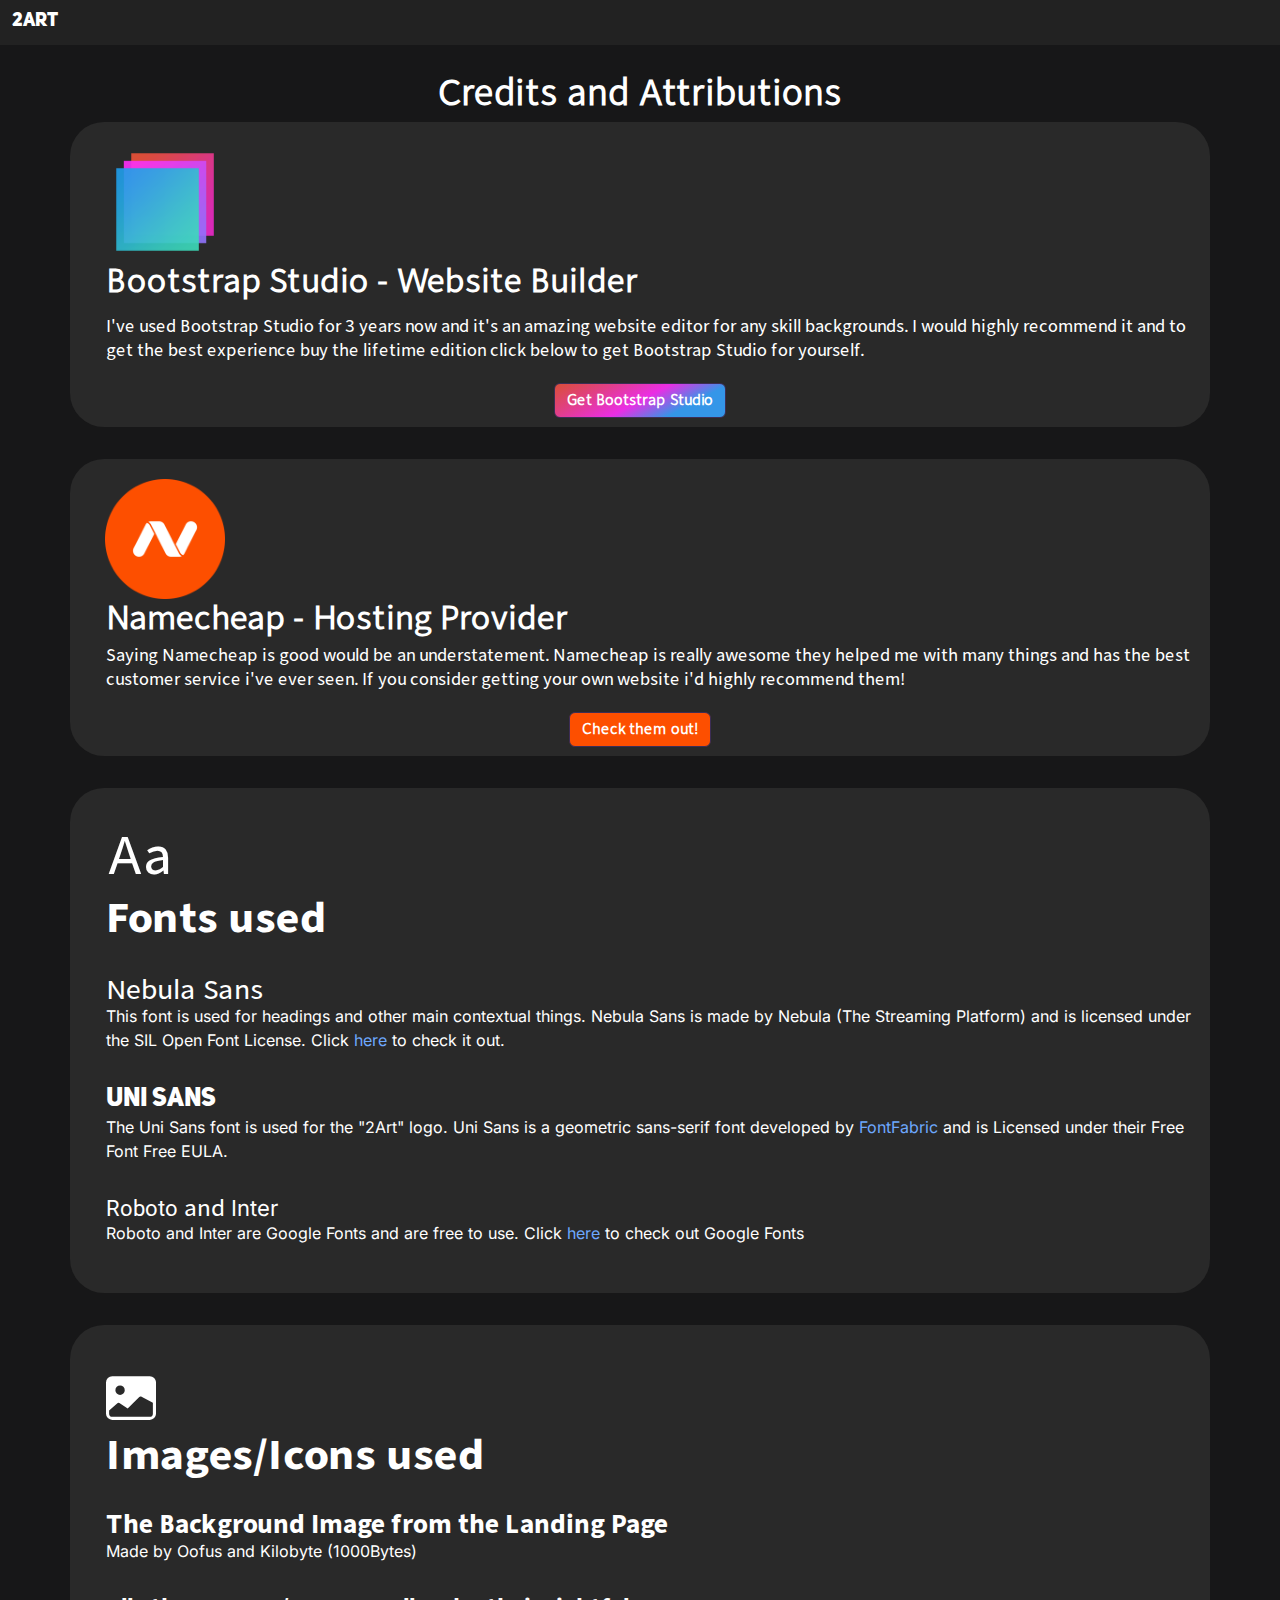
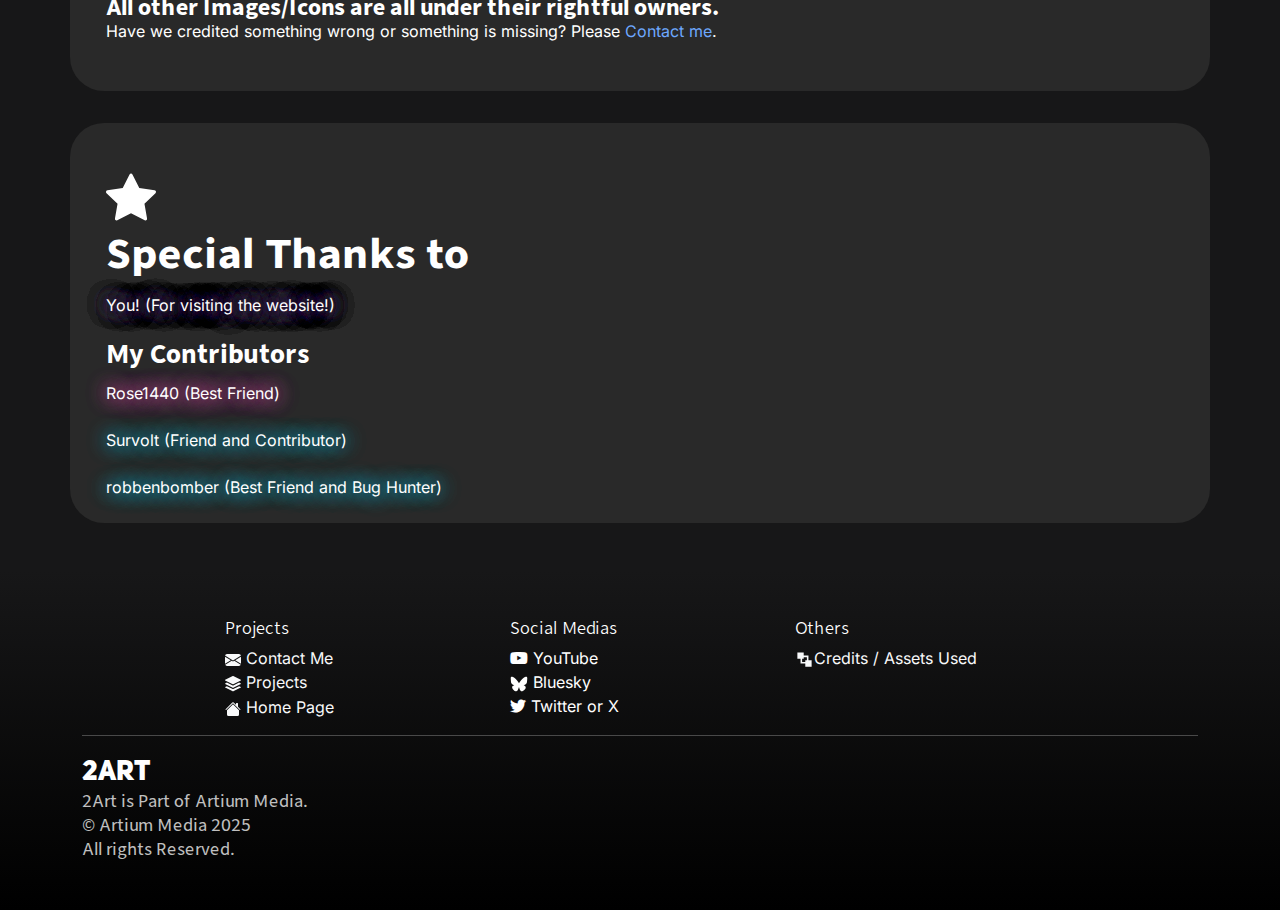
<file: credits.html>
<!DOCTYPE html>
<html data-bs-theme="dark" lang="en">

<head>
    <meta charset="utf-8">
    <meta name="viewport" content="width=device-width, initial-scale=1.0, shrink-to-fit=no">
    <title>Attribution</title>
    <link rel="canonical" href="https://2art.me/credits.html">
    <meta property="og:url" content="https://2art.me/credits.html">
    <meta name="twitter:card" content="summary_large_image">
    <meta name="twitter:description" content="Welcome to my website! I am a 14 Year Old from Canada that likes Web Design and I am a Content Creator with 1,200 Subcribers.">
    <meta property="og:type" content="website">
    <meta name="description" content="Hey! My name is 2Art! I am a 15 Year Old that like making Websites, Graphics Design (UI and UX) and helping people out!">
    <meta property="og:image" content="https://2art.me/assets/img/2ArtEmbedAttributions.jpg">
    <meta name="twitter:title" content="2Art's Website Attributions">
    <meta name="twitter:image" content="https://2art.me/assets/img/2ArtEmbedAttributions.jpg">
    <meta property="og:title" content="2Art's Attributions">
    <link rel="icon" type="image/png" sizes="512x512" href="assets/img/2ArtFaviconLight.png">
    <link rel="icon" type="image/png" sizes="512x512" href="assets/img/2ArtFaviconDark.png" media="(prefers-color-scheme: dark)">
    <link rel="icon" type="image/png" sizes="512x512" href="assets/img/2ArtFaviconLight.png">
    <link rel="icon" type="image/png" sizes="512x512" href="assets/img/2ArtFaviconDark.png" media="(prefers-color-scheme: dark)">
    <link rel="icon" type="image/png" sizes="512x512" href="assets/img/2ArtFaviconLight.png">
    <link rel="icon" type="image/png" sizes="512x512" href="assets/img/2ArtFaviconLight.png">
    <link rel="icon" type="image/png" sizes="512x512" href="assets/img/2ArtFaviconLight.png">
    <link rel="stylesheet" href="https://cdn.jsdelivr.net/npm/bootstrap@5.3.6/dist/css/bootstrap.min.css">
    <link rel="stylesheet" href="assets/css/Inter.css">
    <link rel="stylesheet" href="assets/css/Nebula%20Sans.css">
    <link rel="stylesheet" href="assets/css/Nebula%20Sans%20Book.css">
    <link rel="stylesheet" href="assets/css/Roboto.css">
    <link rel="stylesheet" href="assets/css/Uni%20Sans%20Heavy%20CAPS.css">
    <link rel="stylesheet" href="https://use.fontawesome.com/releases/v5.12.0/css/all.css">
    <link rel="stylesheet" href="assets/css/bss-overrides.css">
    <link rel="stylesheet" href="assets/css/Banner-Heading-Image-images.css">
    <link rel="stylesheet" href="assets/css/Pricing-Duo-badges.css">
    <link rel="stylesheet" href="assets/css/Stats-icons.css">
    <link rel="stylesheet" href="assets/css/styles.css">
</head>

<body>
    <nav class="navbar navbar-expand fixed-top" style="border-radius: 0px;background: #222222;" data-bs-theme="dark">
        <div class="container-fluid"><a href="index.html" style="font-family: 'Uni Sans Heavy CAPS';color: rgb(255,255,255);font-size: 19px;">2Art</a><button class="navbar-toggler" data-bs-toggle="collapse"><span class="visually-hidden">Toggle navigation</span><span class="navbar-toggler-icon"></span></button></div>
    </nav>
    <h1 style="margin-top: 73px;font-family: 'Nebula Sans Book';text-align: center;font-size: 34px;padding-bottom: 0px;font-weight: bold;">Credits and Attributions</h1>
    <div class="container">
        <div class="row">
            <div class="col-md-12 col-lg-12 col-xl-12 col-xxl-12" style="background: #292929;border-radius: 34px;"><img src="assets/img/Bootstrap_Studio_Logo.png" style="width: 120px;height: 120px;padding-left: 0px;padding-right: 0px;margin-left: 23px;margin-top: 20px;">
                <h1 style="font-family: 'Nebula Sans Book';margin-left: 24px;font-size: 31px;font-weight: bold;">Bootstrap Studio - Website Builder</h1>
                <p class="mt-3" style="margin-left: 24px;margin-top: -9px;font-family: 'Nebula Sans';">I've used Bootstrap Studio for 3 years now and it's an amazing website editor for any skill backgrounds. I would highly recommend it and to get the best experience buy the lifetime edition click below to get Bootstrap Studio for yourself.</p>
                <div class="row">
                    <div class="col pt-3" style="text-align: center;margin-top: -12px;padding-bottom: 9px;"><a class="btn btn-primary fst-normal" role="button" style="text-align: center;background: linear-gradient(152deg, #da4e37 0%, rgb(225,63,136) 25%, #ea2ee4 50%, rgb(52,150,232) 75%);font-family: 'Nebula Sans Book';font-size: 14px;padding-bottom: 6px;font-weight: bold;" href="https://bootstrapstudio.io/">Get Bootstrap Studio</a></div>
                </div>
            </div>
            <div class="col-sm-12 col-md-12 col-lg-12 col-xl-12 col-xxl-12" style="background: #292929;border-radius: 34px;margin-top: 32px;"><img src="assets/img/namecheap-icon-2048x2048-ft2h6a21.png" style="padding-left: 0px;padding-right: 0px;margin-left: 23px;margin-top: 20px;width: 120px;height: 120px;" width="120" height="120">
                <h1 style="font-family: 'Nebula Sans Book';margin-left: 24px;font-size: 31px;font-weight: bold;">Namecheap - Hosting Provider</h1>
                <p class="ms-4" style="font-family: 'Nebula Sans';">Saying Namecheap is good would be an understatement. Namecheap is really awesome they helped me with many things and has the best customer service i've ever seen. If you consider getting your own website i'd highly recommend them!</p>
                <div class="row">
                    <div class="col pt-3" style="text-align: center;margin-top: -12px;padding-bottom: 9px;"><a class="btn btn-primary fst-normal" role="button" style="text-align: center;font-family: 'Nebula Sans Book';font-size: 14px;padding-bottom: 6px;font-weight: bold;background: rgb(253,79,0);" href="https://namecheap.com/">Check them out!</a></div>
                </div>
            </div>
            <div class="col-md-12 col-xl-12 col-xxl-12" style="background: #292929;border-radius: 34px;margin-top: 32px;">
                <div class="row">
                    <div class="col">
                        <h1 style="font-family: 'Nebula Sans';margin-left: 24px;font-size: 50px;margin-top: 38px;">Aa</h1>
                        <h1 class="pb-lg-2" style="font-family: 'Nebula Sans';margin-left: 24px;font-weight: bold;">Fonts used</h1>
                    </div>
                </div>
                <div class="row">
                    <div class="col">
                        <h1 style="font-family: 'Nebula Sans';margin-left: 24px;padding-top: 16px;font-size: 26px;">Nebula Sans</h1>
                        <p style="margin-left: 24px;margin-top: -9px;font-family: Inter, sans-serif;">This font is used for headings and other main contextual things. Nebula Sans is made by Nebula (The Streaming Platform) and is licensed under the&nbsp;SIL Open Font License. Click <a href="https://nebulasans.com/">here</a> to check it out.</p>
                    </div>
                </div>
                <div class="row">
                    <div class="col mt-0 pt-0 mt-lg-0 pt-lg-0 pb-lg-0" style="text-align: center;">
                        <div class="row">
                            <div class="col">
                                <h1 style="font-family: 'Uni Sans Heavy CAPS';margin-left: 24px;padding-top: 16px;text-align: left;font-size: 26px;">Uni Sans</h1>
                                <p style="margin-left: 24px;margin-top: -9px;font-family: Inter, sans-serif;text-align: left;">The Uni Sans font is used for the "2Art" logo. Uni Sans is a geometric sans-serif font developed by <a href="https://www.fontfabric.com">FontFabric</a>&nbsp;and is Licensed under their Free Font Free EULA.</p>
                                <div class="row">
                                    <div class="col">
                                        <h1 style="font-family: 'Nebula Sans';margin-left: 24px;padding-top: 16px;text-align: left;font-size: 22px;"><span style="font-family: Roboto, sans-serif;">Roboto</span>&nbsp;and&nbsp;<span style="font-family: Inter, sans-serif;">Inter</span></h1>
                                        <p class="mb-5" style="margin-left: 24px;margin-top: -9px;font-family: Inter, sans-serif;text-align: left;">Roboto and Inter are Google Fonts and are free to use. Click <a href="https://fonts.google.com/">here </a>to check out Google Fonts</p>
                                    </div>
                                </div>
                            </div>
                        </div>
                    </div>
                </div>
            </div>
            <div class="col-md-12 col-xl-12 col-xxl-12" style="background: #292929;border-radius: 34px;margin-top: 32px;">
                <div class="row">
                    <div class="col">
                        <h1 style="font-family: MintSans;margin-left: 24px;font-size: 50px;margin-top: 38px;"><svg xmlns="http://www.w3.org/2000/svg" width="1em" height="1em" fill="currentColor" viewBox="0 0 16 16" class="bi bi-image-fill">
                                <path d="M.002 3a2 2 0 0 1 2-2h12a2 2 0 0 1 2 2v10a2 2 0 0 1-2 2h-12a2 2 0 0 1-2-2V3zm1 9v1a1 1 0 0 0 1 1h12a1 1 0 0 0 1-1V9.5l-3.777-1.947a.5.5 0 0 0-.577.093l-3.71 3.71-2.66-1.772a.5.5 0 0 0-.63.062L1.002 12zm5-6.5a1.5 1.5 0 1 0-3 0 1.5 1.5 0 0 0 3 0"></path>
                            </svg></h1>
                        <h1 class="pb-lg-2" style="font-family: 'Nebula Sans';margin-left: 24px;font-weight: bold;">Images/Icons used</h1>
                        <div class="row">
                            <div class="col">
                                <h2 style="font-family: 'Nebula Sans';margin-left: 24px;padding-top: 16px;font-size: 24px;font-weight: bold;">The Background Image from the Landing Page</h2>
                                <p style="margin-left: 24px;margin-top: -9px;font-family: Inter, sans-serif;">Made by Oofus and Kilobyte (1000Bytes)</p>
                                <h2 style="font-family: 'Nebula Sans';margin-left: 24px;padding-top: 16px;font-size: 21px;font-weight: bold;">All other Images/Icons are all under their rightful owners.</h2>
                                <p class="mb-5" style="margin-left: 24px;margin-top: -9px;font-family: Inter, sans-serif;">Have we credited something wrong or something is missing? Please <a href="contact.html">Contact me</a>.</p>
                            </div>
                        </div>
                    </div>
                </div>
            </div>
            <div class="col-md-12 col-xl-12 col-xxl-12" style="background: #292929;border-radius: 34px;margin-top: 32px;">
                <div class="row">
                    <div class="col">
                        <h1 style="font-family: MintSans;margin-left: 24px;font-size: 50px;margin-top: 38px;"><svg xmlns="http://www.w3.org/2000/svg" width="1em" height="1em" fill="currentColor" viewBox="0 0 16 16" class="bi bi-star-fill">
                                <path d="M3.612 15.443c-.386.198-.824-.149-.746-.592l.83-4.73L.173 6.765c-.329-.314-.158-.888.283-.95l4.898-.696L7.538.792c.197-.39.73-.39.927 0l2.184 4.327 4.898.696c.441.062.612.636.282.95l-3.522 3.356.83 4.73c.078.443-.36.79-.746.592L8 13.187l-4.389 2.256z"></path>
                            </svg></h1>
                        <h1 class="pb-lg-2" style="font-family: 'Nebula Sans';margin-left: 24px;font-weight: bold;">Special Thanks to</h1>
                        <p class="pt-lg-2 pb-lg-2" style="margin-left: 24px;margin-top: -9px;font-family: Inter, sans-serif;text-shadow: 0px 0px 20px var(--bs-primary), 0px 0px 20px var(--bs-primary), 0px 0px 20px var(--bs-primary), 0px 0px 20px var(--bs-primary), 0px 0px 20px var(--bs-primary), 0px 0px 20px var(--bs-primary), 0px 0px 20px var(--bs-primary), 0px 0px 20px var(--bs-primary), 0px 0px 20px var(--bs-primary);">You! (For visiting the website!)</p>
                        <div class="row">
                            <div class="col">
                                <h4 class="mt-lg-0 pt-lg-0 mb-lg-1 pb-lg-2" style="font-family: 'Nebula Sans';margin-left: 24px;font-weight: bold;">My Contributors</h4>
                                <p class="pt-lg-2 pb-lg-2" style="margin-left: 24px;margin-top: -9px;font-family: Inter, sans-serif;text-shadow: 0px 0px 20px rgb(255,80,185), 0px 0px 20px rgb(255,80,185);">Rose1440 (Best Friend)</p>
                                <p class="pt-lg-2 pb-lg-2" style="margin-left: 24px;margin-top: -9px;font-family: Inter, sans-serif;text-shadow: 0px 0px 20px var(--bs-info), 0px 0px 20px var(--bs-info);">Survolt (Friend and Contributor)</p>
                                <p class="pt-lg-2 pb-lg-2" style="margin-left: 24px;margin-top: -9px;font-family: Inter, sans-serif;text-shadow: 0px 0px 20px var(--bs-info), 0px 0px 20px var(--bs-info);">robbenbomber (Best Friend and Bug Hunter)</p>
                            </div>
                        </div>
                    </div>
                </div>
            </div>
        </div>
    </div>
    <footer class="text-white bg-dark" style="background: linear-gradient(#171718 0%, #000000);"></footer>
    <footer class="text-white bg-dark" style="background: linear-gradient(var(--bs-body-bg) 0%, #000000);">
        <div class="container mt-5 py-4 py-lg-5">
            <div class="row justify-content-center">
                <div class="col-sm-4 col-md-3 text-center text-lg-start d-flex flex-column item">
                    <h3 class="fs-6 text-white" style="font-family: 'Nebula Sans Book';">Projects</h3>
                    <ul class="list-unstyled">
                        <li style="font-family: Inter, sans-serif;"><a class="link-light" href="contact.html"><svg xmlns="http://www.w3.org/2000/svg" width="1em" height="1em" fill="currentColor" viewBox="0 0 16 16" class="bi bi-envelope-fill">
                                    <path d="M.05 3.555A2 2 0 0 1 2 2h12a2 2 0 0 1 1.95 1.555L8 8.414.05 3.555ZM0 4.697v7.104l5.803-3.558zM6.761 8.83l-6.57 4.027A2 2 0 0 0 2 14h12a2 2 0 0 0 1.808-1.144l-6.57-4.027L8 9.586l-1.239-.757Zm3.436-.586L16 11.801V4.697l-5.803 3.546Z"></path>
                                </svg>&nbsp;Contact Me</a></li>
                        <li style="font-family: Inter, sans-serif;"><a class="link-light" href="side-projects.html"><svg xmlns="http://www.w3.org/2000/svg" width="1em" height="1em" fill="currentColor" viewBox="0 0 16 16" class="bi bi-stack">
                                    <path d="m14.12 10.163 1.715.858c.22.11.22.424 0 .534L8.267 15.34a.598.598 0 0 1-.534 0L.165 11.555a.299.299 0 0 1 0-.534l1.716-.858 5.317 2.659c.505.252 1.1.252 1.604 0l5.317-2.66zM7.733.063a.598.598 0 0 1 .534 0l7.568 3.784a.3.3 0 0 1 0 .535L8.267 8.165a.598.598 0 0 1-.534 0L.165 4.382a.299.299 0 0 1 0-.535L7.733.063z"></path>
                                    <path d="m14.12 6.576 1.715.858c.22.11.22.424 0 .534l-7.568 3.784a.598.598 0 0 1-.534 0L.165 7.968a.299.299 0 0 1 0-.534l1.716-.858 5.317 2.659c.505.252 1.1.252 1.604 0l5.317-2.659z"></path>
                                </svg>&nbsp;Projects</a></li>
                        <li></li>
                        <li></li>
                    </ul><a class="link-light" href="index.html" style="margin-top: -15px;font-family: Inter, sans-serif;"><svg xmlns="http://www.w3.org/2000/svg" width="1em" height="1em" fill="currentColor" viewBox="0 0 16 16" class="bi bi-house-fill">
                            <path d="M8.707 1.5a1 1 0 0 0-1.414 0L.646 8.146a.5.5 0 0 0 .708.708L8 2.207l6.646 6.647a.5.5 0 0 0 .708-.708L13 5.793V2.5a.5.5 0 0 0-.5-.5h-1a.5.5 0 0 0-.5.5v1.293z"></path>
                            <path d="m8 3.293 6 6V13.5a1.5 1.5 0 0 1-1.5 1.5h-9A1.5 1.5 0 0 1 2 13.5V9.293l6-6Z"></path>
                        </svg>&nbsp;Home Page</a>
                </div>
                <div class="col-sm-4 col-md-3 text-center text-lg-start d-flex flex-column item">
                    <h3 class="fs-6 text-white" style="font-family: 'Nebula Sans Book';">Social Medias</h3><a href="https://www.youtube.com/@2Ar_t" style="font-family: Inter, sans-serif;"><i class="fab fa-youtube" style="color: rgb(255,255,255);"></i><span style="color: rgb(255, 255, 255);">&nbsp;YouTube</span></a><a href="https://bsky.app/profile/2art.me" style="font-family: Inter, sans-serif;"><img src="assets/img/BlueskyWhite.svg" style="width: 18px;"><span style="color: rgb(255, 255, 255);">&nbsp;Bluesky</span></a><a href="https://x.com/Actually2Art" style="font-family: Inter, sans-serif;"><i class="fab fa-twitter" style="color: rgb(255,255,255);"></i><span style="color: rgb(255, 255, 255);">&nbsp;Twitter or X</span></a>
                </div>
                <div class="col-sm-4 col-md-3 text-center text-lg-start d-flex flex-column item">
                    <h3 class="fs-6 text-white" style="font-family: 'Nebula Sans Book';">Others</h3>
                    <ul class="list-unstyled">
                        <li><a class="link-light" href="credits.html" style="font-family: Inter, sans-serif;"><svg xmlns="http://www.w3.org/2000/svg" width="1em" height="1em" viewBox="0 0 24 24" fill="none" style="font-size: 19px;">
                                    <path fill-rule="evenodd" clip-rule="evenodd" d="M3 3H11V7H17V13H21V21H13V17H7V11H3V3ZM15 13H13V15H9V11H11V9H15V13Z" fill="currentColor"></path>
                                </svg>Credits / Assets Used</a></li>
                        <li></li>
                        <li></li>
                    </ul>
                </div>
            </div>
            <hr>
            <div class="col-lg-3 offset-xl-0 text-center text-lg-start d-flex flex-column align-items-center order-first align-items-lg-start order-lg-last item social">
                <div class="fw-bold d-flex align-items-center mb-2"><span style="font-family: 'Uni Sans Heavy CAPS';font-size: 28px;margin-bottom: -12px;">2Art</span></div>
                <p class="text-muted mt-0 pt-0 mb-0 pb-0 copyright" style="font-family: 'Nebula Sans';">2Art is Part of Artium Media.<br>© Artium Media 2025<br>All rights Reserved.</p>
            </div>
        </div>
    </footer>
    <script src="https://cdn.jsdelivr.net/npm/bootstrap@5.3.6/dist/js/bootstrap.bundle.min.js"></script>
    <script src="assets/js/bs-init.js"></script>
</body>

</html>
</file>
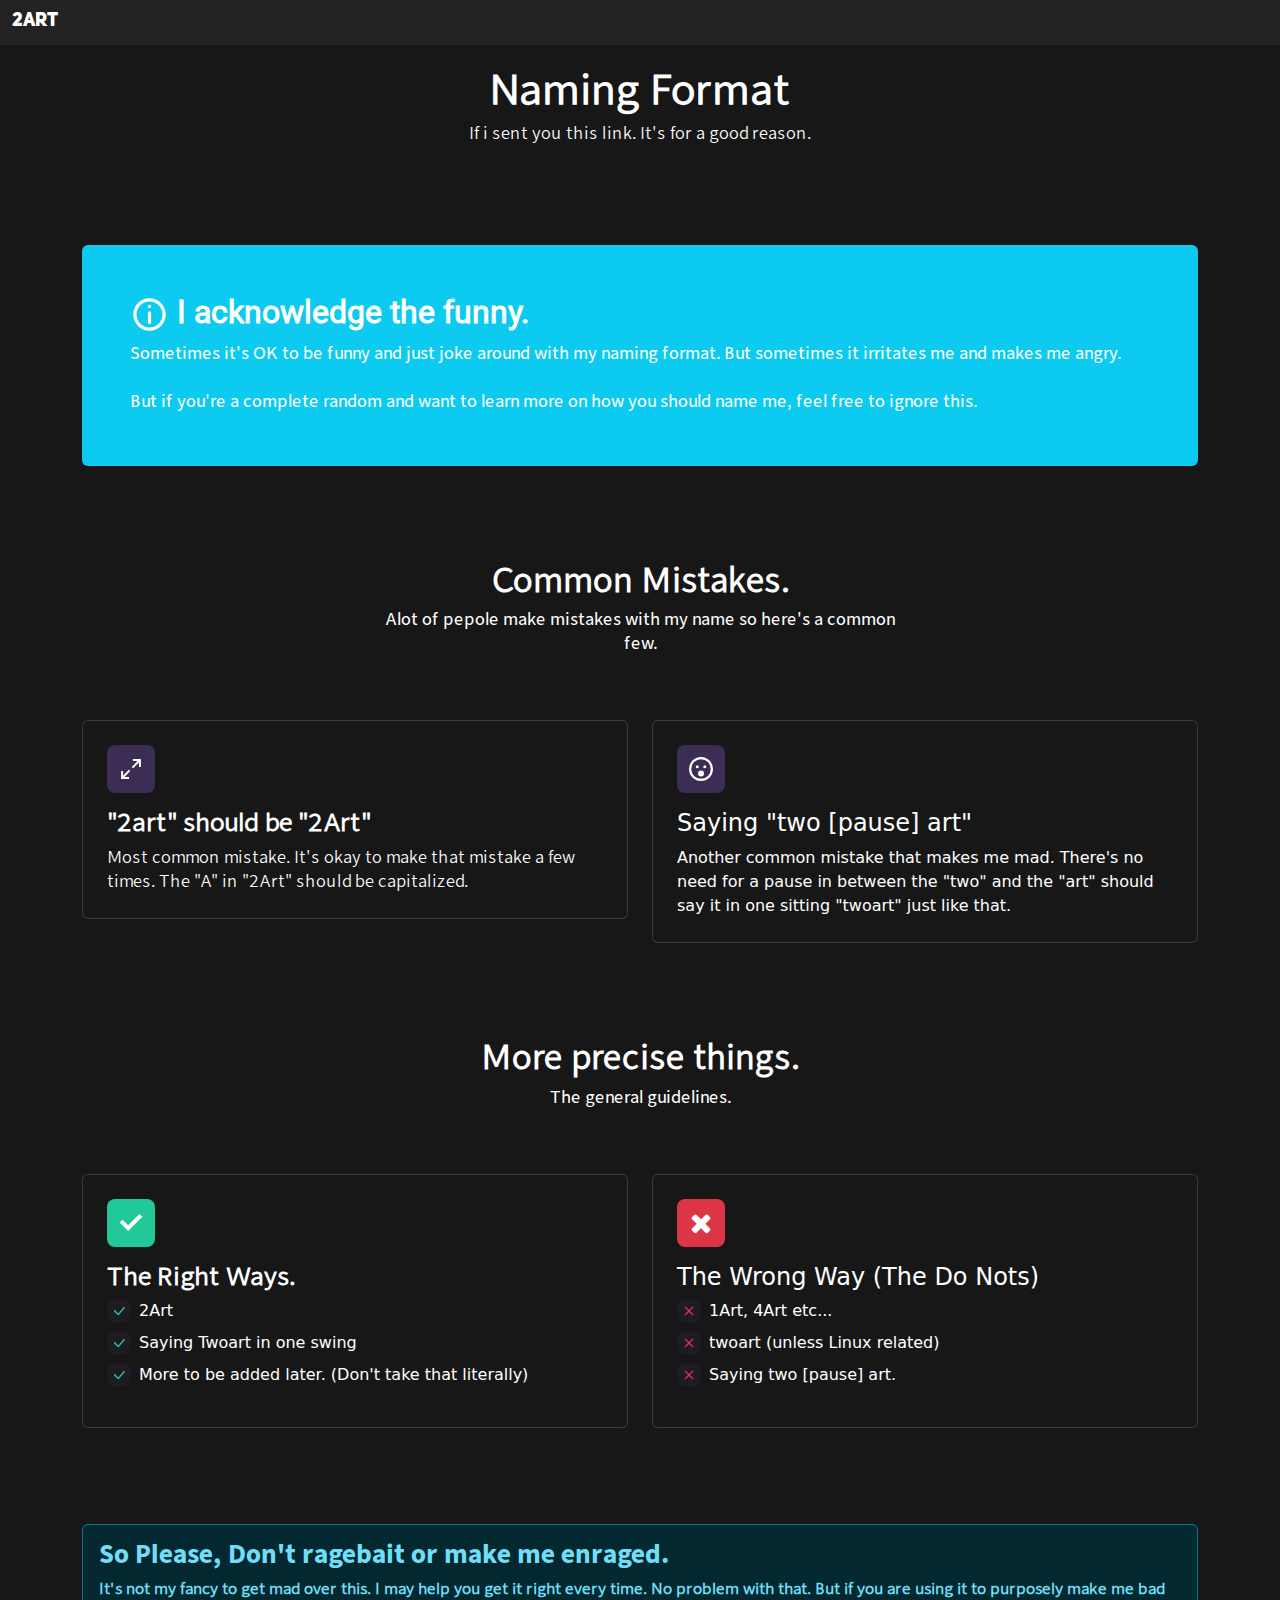
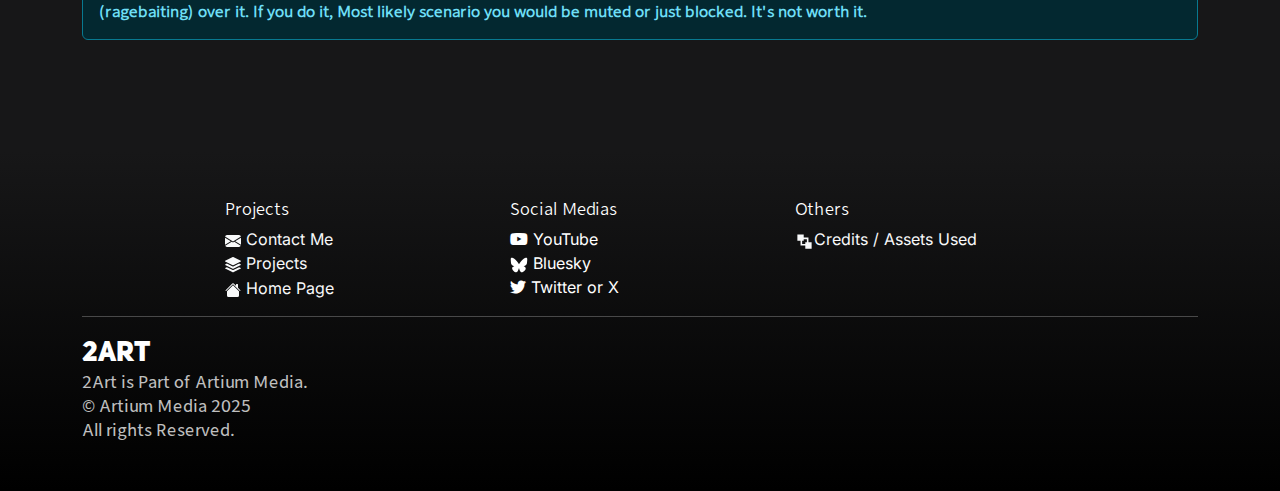
<file: name-guidelines.html>
<!DOCTYPE html>
<html data-bs-theme="dark" lang="en">

<head>
    <meta charset="utf-8">
    <meta name="viewport" content="width=device-width, initial-scale=1.0, shrink-to-fit=no">
    <title>Naming Guidelines</title>
    <link rel="canonical" href="https://2art.me/name-guidelines.html">
    <meta property="og:url" content="https://2art.me/name-guidelines.html">
    <meta name="twitter:card" content="summary_large_image">
    <meta name="twitter:description" content="Welcome to my website! I am a 14 Year Old from Canada that likes Web Design and I am a Content Creator with 1,200 Subcribers.">
    <meta property="og:type" content="website">
    <meta name="description" content="Welcome to my website! I am a 14 Year Old from Canada that likes Web Design and I am a Content Creator with 1,200 Subcribers.">
    <meta name="twitter:title" content="Naming Guidelines">
    <meta property="og:image" content="https://2art.me/assets/img/2ArtEmbed.jpg">
    <meta property="og:title" content="Naming Guidelines - 2Art's Official Website">
    <meta name="twitter:image" content="https://2art.me/assets/img/2ArtEmbed.jpg">
    <link rel="icon" type="image/png" sizes="512x512" href="assets/img/2ArtFaviconLight.png">
    <link rel="icon" type="image/png" sizes="512x512" href="assets/img/2ArtFaviconDark.png" media="(prefers-color-scheme: dark)">
    <link rel="icon" type="image/png" sizes="512x512" href="assets/img/2ArtFaviconLight.png">
    <link rel="icon" type="image/png" sizes="512x512" href="assets/img/2ArtFaviconDark.png" media="(prefers-color-scheme: dark)">
    <link rel="icon" type="image/png" sizes="512x512" href="assets/img/2ArtFaviconLight.png">
    <link rel="icon" type="image/png" sizes="512x512" href="assets/img/2ArtFaviconLight.png">
    <link rel="icon" type="image/png" sizes="512x512" href="assets/img/2ArtFaviconLight.png">
    <link rel="stylesheet" href="https://cdn.jsdelivr.net/npm/bootstrap@5.3.6/dist/css/bootstrap.min.css">
    <link rel="stylesheet" href="assets/css/Inter.css">
    <link rel="stylesheet" href="assets/css/Nebula%20Sans.css">
    <link rel="stylesheet" href="assets/css/Nebula%20Sans%20Book.css">
    <link rel="stylesheet" href="assets/css/Roboto.css">
    <link rel="stylesheet" href="assets/css/Uni%20Sans%20Heavy%20CAPS.css">
    <link rel="stylesheet" href="https://use.fontawesome.com/releases/v5.12.0/css/all.css">
    <link rel="stylesheet" href="https://cdnjs.cloudflare.com/ajax/libs/font-awesome/4.7.0/css/font-awesome.min.css">
    <link rel="stylesheet" href="assets/fonts/fontawesome5-overrides.min.css">
    <link rel="stylesheet" href="assets/css/bss-overrides.css">
    <link rel="stylesheet" href="assets/css/Banner-Heading-Image-images.css">
    <link rel="stylesheet" href="assets/css/Pricing-Duo-badges.css">
    <link rel="stylesheet" href="assets/css/Stats-icons.css">
    <link rel="stylesheet" href="assets/css/styles.css">
</head>

<body>
    <nav class="navbar navbar-expand fixed-top" style="border-radius: 0px;background: #222222;" data-bs-theme="dark">
        <div class="container-fluid"><a href="index.html" style="font-family: 'Uni Sans Heavy CAPS';color: rgb(255,255,255);font-size: 19px;">2Art</a><button class="navbar-toggler" data-bs-toggle="collapse"><span class="visually-hidden">Toggle navigation</span><span class="navbar-toggler-icon"></span></button></div>
    </nav>
    <div class="row" style="margin-top: 66px;">
        <div class="col" style="text-align: center;">
            <h1 style="font-family: 'Nebula Sans Book';font-weight: bold;">Naming Format</h1>
            <p class="mt-0 pt-0" style="margin-bottom: 3px;margin-top: -9px;font-family: 'Nebula Sans Book';">If i sent you this link. It's for a good reason.</p>
        </div>
    </div>
    <section class="mt-0 pt-0 pb-4 py-xl-5">
        <section class="py-4 py-xl-5">
            <div class="container">
                <div class="text-white bg-primary border rounded border-0 border-primary d-flex flex-column justify-content-between flex-lg-row p-4 p-md-5" style="color: var(--bs-primary);background: linear-gradient(var(--bs-cyan) 0%, var(--bs-info) 100%), var(--bs-indigo);">
                    <div class="pb-2 pb-lg-1">
                        <h2 class="fw-bold mb-2" style="font-family: Roboto, sans-serif;"><svg xmlns="http://www.w3.org/2000/svg" width="1em" height="1em" viewBox="0 0 24 24" fill="none" style="font-size: 39px;">
                                <path d="M11 10.9794C11 10.4271 11.4477 9.97937 12 9.97937C12.5523 9.97937 13 10.4271 13 10.9794V16.9794C13 17.5317 12.5523 17.9794 12 17.9794C11.4477 17.9794 11 17.5317 11 16.9794V10.9794Z" fill="currentColor"></path>
                                <path d="M12 6.05115C11.4477 6.05115 11 6.49886 11 7.05115C11 7.60343 11.4477 8.05115 12 8.05115C12.5523 8.05115 13 7.60343 13 7.05115C13 6.49886 12.5523 6.05115 12 6.05115Z" fill="currentColor"></path>
                                <path fill-rule="evenodd" clip-rule="evenodd" d="M12 2C6.47715 2 2 6.47715 2 12C2 17.5228 6.47715 22 12 22C17.5228 22 22 17.5228 22 12C22 6.47715 17.5228 2 12 2ZM4 12C4 16.4183 7.58172 20 12 20C16.4183 20 20 16.4183 20 12C20 7.58172 16.4183 4 12 4C7.58172 4 4 7.58172 4 12Z" fill="currentColor"></path>
                            </svg>&nbsp;I acknowledge the funny.</h2>
                        <p class="mb-0" style="font-family: 'Nebula Sans';">Sometimes it's OK to be funny and just joke around with my naming format. But sometimes it irritates me and makes me angry.<br><br>But if you're a complete random and want to learn more on how you should name me, feel free to ignore this.&nbsp;</p>
                    </div>
                </div>
            </div>
        </section>
        <div class="container py-4 py-xl-5">
            <div class="row mb-5">
                <div class="col-md-8 col-xl-6 text-center mx-auto">
                    <h2 style="font-family: 'Nebula Sans Book';font-weight: bold;">Common Mistakes.</h2>
                    <p style="font-family: 'Nebula Sans';">Alot of pepole make mistakes with my name so here's a common few.</p>
                </div>
            </div>
            <div class="row gy-4 row-cols-1 row-cols-md-2 row-cols-xl-3">
                <div class="col col-xl-6 offset-xl-0">
                    <div class="card">
                        <div class="card-body p-4">
                            <div class="bs-icon-md bs-icon-rounded bs-icon-primary d-flex justify-content-center align-items-center mb-3 d-inline-block bs-icon"><svg xmlns="http://www.w3.org/2000/svg" width="1em" height="1em" viewBox="0 0 24 24" fill="none">
                                    <path d="M13.8995 4.10052V2.10052H21.8995V10.1005H19.8995V5.51477L14.1213 11.293L12.7071 9.87878L18.4854 4.10052H13.8995Z" fill="currentColor"></path>
                                    <path d="M4.10046 13.8995H2.10046V21.8995H10.1005V19.8995H5.51468L11.2929 14.1212L9.87872 12.707L4.10046 18.4853V13.8995Z" fill="currentColor"></path>
                                </svg></div>
                            <h4 class="card-title" style="font-family: 'Nebula Sans Book';font-weight: bold;">"2art" should be "2Art"</h4>
                            <p class="card-text" style="font-family: 'Nebula Sans Book';">Most common mistake. It's okay to make that mistake a few times. The "A" in "2Art" should be capitalized.&nbsp;</p>
                        </div>
                    </div>
                </div>
                <div class="col col-xl-6">
                    <div class="card">
                        <div class="card-body p-4">
                            <div class="bs-icon-md bs-icon-rounded bs-icon-primary d-flex justify-content-center align-items-center mb-3 d-inline-block bs-icon"><svg xmlns="http://www.w3.org/2000/svg" viewBox="0 0 512 512" width="1em" height="1em" fill="currentColor">
                                    <!--! Font Awesome Free 6.4.2 by @fontawesome - https://fontawesome.com License - https://fontawesome.com/license/free (Icons: CC BY 4.0, Fonts: SIL OFL 1.1, Code: MIT License) Copyright 2023 Fonticons, Inc. -->
                                    <path d="M464 256A208 208 0 1 0 48 256a208 208 0 1 0 416 0zM0 256a256 256 0 1 1 512 0A256 256 0 1 1 0 256zm176.4-80a32 32 0 1 1 0 64 32 32 0 1 1 0-64zm128 32a32 32 0 1 1 64 0 32 32 0 1 1 -64 0zM256 288a64 64 0 1 1 0 128 64 64 0 1 1 0-128z"></path>
                                </svg></div>
                            <h4 class="card-title">Saying "two [pause] art"</h4>
                            <p class="card-text">Another common mistake that makes me mad. There's no need for a pause in between the "two" and the "art" should say it in one sitting "twoart" just like that.</p>
                        </div>
                    </div>
                </div>
            </div>
        </div>
        <div class="container py-4 py-xl-5">
            <div class="row mb-5">
                <div class="col-md-8 col-xl-6 text-center mx-auto">
                    <h2 style="font-family: 'Nebula Sans Book';font-weight: bold;">More precise things.</h2>
                    <p style="font-family: 'Nebula Sans';">The general guidelines.</p>
                </div>
            </div>
            <div class="row gy-4 row-cols-1 row-cols-md-2 row-cols-xl-3">
                <div class="col col-xl-6 offset-xl-0">
                    <div class="card">
                        <div class="card-body p-4">
                            <div class="bs-icon-md bs-icon-rounded bs-icon-primary d-flex justify-content-center align-items-center mb-3 d-inline-block bs-icon" style="background: var(--bs-teal);"><svg xmlns="http://www.w3.org/2000/svg" width="1em" height="1em" viewBox="0 0 24 24" fill="none" style="font-size: 63px;">
                                    <path d="M10.5858 13.4142L7.75735 10.5858L6.34314 12L10.5858 16.2427L17.6568 9.1716L16.2426 7.75739L10.5858 13.4142Z" fill="currentColor"></path>
                                </svg></div>
                            <h4 class="card-title" style="font-family: 'Nebula Sans Book';font-weight: bold;">The Right Ways.</h4>
                            <ul class="list-unstyled">
                                <li class="d-flex mb-2"><span class="bs-icon-xs bs-icon-rounded bs-icon-primary-light me-2 bs-icon" style="color: var(--bs-teal);"><svg xmlns="http://www.w3.org/2000/svg" width="1em" height="1em" fill="currentColor" viewBox="0 0 16 16" class="bi bi-check-lg">
                                            <path d="M12.736 3.97a.733.733 0 0 1 1.047 0c.286.289.29.756.01 1.05L7.88 12.01a.733.733 0 0 1-1.065.02L3.217 8.384a.757.757 0 0 1 0-1.06.733.733 0 0 1 1.047 0l3.052 3.093 5.4-6.425a.247.247 0 0 1 .02-.022"></path>
                                        </svg></span><span>2Art</span></li>
                                <li class="d-flex mb-2"><span class="bs-icon-xs bs-icon-rounded bs-icon-primary-light me-2 bs-icon" style="color: var(--bs-teal);"><svg xmlns="http://www.w3.org/2000/svg" width="1em" height="1em" fill="currentColor" viewBox="0 0 16 16" class="bi bi-check-lg">
                                            <path d="M12.736 3.97a.733.733 0 0 1 1.047 0c.286.289.29.756.01 1.05L7.88 12.01a.733.733 0 0 1-1.065.02L3.217 8.384a.757.757 0 0 1 0-1.06.733.733 0 0 1 1.047 0l3.052 3.093 5.4-6.425a.247.247 0 0 1 .02-.022"></path>
                                        </svg></span><span>Saying Twoart in one swing</span></li>
                                <li class="d-flex mb-2"><span class="bs-icon-xs bs-icon-rounded bs-icon-primary-light me-2 bs-icon" style="color: var(--bs-teal);"><svg xmlns="http://www.w3.org/2000/svg" width="1em" height="1em" fill="currentColor" viewBox="0 0 16 16" class="bi bi-check-lg">
                                            <path d="M12.736 3.97a.733.733 0 0 1 1.047 0c.286.289.29.756.01 1.05L7.88 12.01a.733.733 0 0 1-1.065.02L3.217 8.384a.757.757 0 0 1 0-1.06.733.733 0 0 1 1.047 0l3.052 3.093 5.4-6.425a.247.247 0 0 1 .02-.022"></path>
                                        </svg></span><span>More to be added later. (Don't take that literally)</span></li>
                            </ul>
                        </div>
                    </div>
                </div>
                <div class="col col-xl-6">
                    <div class="card">
                        <div class="card-body p-4">
                            <div class="bs-icon-md bs-icon-rounded bs-icon-primary d-flex justify-content-center align-items-center mb-3 d-inline-block bs-icon" style="background: var(--bs-danger);"><i class="fa fa-remove" style="font-size: 28px;"></i></div>
                            <h4 class="card-title">The Wrong Way (The Do Nots)</h4>
                            <ul class="list-unstyled">
                                <li class="d-flex mb-2"><span class="bs-icon-xs bs-icon-rounded bs-icon-primary-light me-2 bs-icon" style="color: var(--bs-teal);"><svg xmlns="http://www.w3.org/2000/svg" width="1em" height="1em" fill="currentColor" viewBox="0 0 16 16" class="bi bi-x" style="font-size: 20px;color: var(--bs-danger);">
                                            <path d="M4.646 4.646a.5.5 0 0 1 .708 0L8 7.293l2.646-2.647a.5.5 0 0 1 .708.708L8.707 8l2.647 2.646a.5.5 0 0 1-.708.708L8 8.707l-2.646 2.647a.5.5 0 0 1-.708-.708L7.293 8 4.646 5.354a.5.5 0 0 1 0-.708"></path>
                                        </svg></span><span>1Art, 4Art etc...</span></li>
                                <li class="d-flex mb-2"><span class="bs-icon-xs bs-icon-rounded bs-icon-primary-light me-2 bs-icon" style="color: var(--bs-teal);"><svg xmlns="http://www.w3.org/2000/svg" width="1em" height="1em" fill="currentColor" viewBox="0 0 16 16" class="bi bi-x" style="font-size: 20px;color: var(--bs-danger);">
                                            <path d="M4.646 4.646a.5.5 0 0 1 .708 0L8 7.293l2.646-2.647a.5.5 0 0 1 .708.708L8.707 8l2.647 2.646a.5.5 0 0 1-.708.708L8 8.707l-2.646 2.647a.5.5 0 0 1-.708-.708L7.293 8 4.646 5.354a.5.5 0 0 1 0-.708"></path>
                                        </svg></span><span>twoart (unless Linux related)</span></li>
                                <li class="d-flex mb-2"><span class="bs-icon-xs bs-icon-rounded bs-icon-primary-light me-2 bs-icon" style="color: var(--bs-teal);"><svg xmlns="http://www.w3.org/2000/svg" width="1em" height="1em" fill="currentColor" viewBox="0 0 16 16" class="bi bi-x" style="font-size: 20px;color: var(--bs-danger);">
                                            <path d="M4.646 4.646a.5.5 0 0 1 .708 0L8 7.293l2.646-2.647a.5.5 0 0 1 .708.708L8.707 8l2.647 2.646a.5.5 0 0 1-.708.708L8 8.707l-2.646 2.647a.5.5 0 0 1-.708-.708L7.293 8 4.646 5.354a.5.5 0 0 1 0-.708"></path>
                                        </svg></span><span>Saying two [pause] art.</span></li>
                            </ul>
                        </div>
                    </div>
                </div>
            </div>
        </div>
        <div class="container py-4 py-xl-5">
            <div class="alert alert-info" role="alert" style="font-size: 15px;">
                <h4 class="alert-heading" style="font-family: 'Nebula Sans';font-weight: bold;">So Please, Don't ragebait or make me enraged.</h4><span style="font-family: 'Nebula Sans Book';"><strong>It's not my fancy to get mad over this. I may help you get it right every time. No problem with that. But if you are using it to purposely make me bad (ragebaiting) over it. If you do it, Most likely scenario you would be muted or just blocked. It's not worth it.&nbsp;</strong></span>
            </div>
        </div>
    </section>
    <footer class="text-white bg-dark" style="background: linear-gradient(var(--bs-body-bg) 0%, #000000);">
        <div class="container py-4 py-lg-5">
            <div class="row justify-content-center">
                <div class="col-sm-4 col-md-3 text-center text-lg-start d-flex flex-column item">
                    <h3 class="fs-6 text-white" style="font-family: 'Nebula Sans Book';">Projects</h3>
                    <ul class="list-unstyled">
                        <li style="font-family: Inter, sans-serif;"><a class="link-light" href="contact.html"><svg xmlns="http://www.w3.org/2000/svg" width="1em" height="1em" fill="currentColor" viewBox="0 0 16 16" class="bi bi-envelope-fill">
                                    <path d="M.05 3.555A2 2 0 0 1 2 2h12a2 2 0 0 1 1.95 1.555L8 8.414.05 3.555ZM0 4.697v7.104l5.803-3.558zM6.761 8.83l-6.57 4.027A2 2 0 0 0 2 14h12a2 2 0 0 0 1.808-1.144l-6.57-4.027L8 9.586l-1.239-.757Zm3.436-.586L16 11.801V4.697l-5.803 3.546Z"></path>
                                </svg>&nbsp;Contact Me</a></li>
                        <li style="font-family: Inter, sans-serif;"><a class="link-light" href="side-projects.html"><svg xmlns="http://www.w3.org/2000/svg" width="1em" height="1em" fill="currentColor" viewBox="0 0 16 16" class="bi bi-stack">
                                    <path d="m14.12 10.163 1.715.858c.22.11.22.424 0 .534L8.267 15.34a.598.598 0 0 1-.534 0L.165 11.555a.299.299 0 0 1 0-.534l1.716-.858 5.317 2.659c.505.252 1.1.252 1.604 0l5.317-2.66zM7.733.063a.598.598 0 0 1 .534 0l7.568 3.784a.3.3 0 0 1 0 .535L8.267 8.165a.598.598 0 0 1-.534 0L.165 4.382a.299.299 0 0 1 0-.535L7.733.063z"></path>
                                    <path d="m14.12 6.576 1.715.858c.22.11.22.424 0 .534l-7.568 3.784a.598.598 0 0 1-.534 0L.165 7.968a.299.299 0 0 1 0-.534l1.716-.858 5.317 2.659c.505.252 1.1.252 1.604 0l5.317-2.659z"></path>
                                </svg>&nbsp;Projects</a></li>
                        <li></li>
                        <li></li>
                    </ul><a class="link-light" href="index.html" style="margin-top: -15px;font-family: Inter, sans-serif;"><svg xmlns="http://www.w3.org/2000/svg" width="1em" height="1em" fill="currentColor" viewBox="0 0 16 16" class="bi bi-house-fill">
                            <path d="M8.707 1.5a1 1 0 0 0-1.414 0L.646 8.146a.5.5 0 0 0 .708.708L8 2.207l6.646 6.647a.5.5 0 0 0 .708-.708L13 5.793V2.5a.5.5 0 0 0-.5-.5h-1a.5.5 0 0 0-.5.5v1.293z"></path>
                            <path d="m8 3.293 6 6V13.5a1.5 1.5 0 0 1-1.5 1.5h-9A1.5 1.5 0 0 1 2 13.5V9.293l6-6Z"></path>
                        </svg>&nbsp;Home Page</a>
                </div>
                <div class="col-sm-4 col-md-3 text-center text-lg-start d-flex flex-column item">
                    <h3 class="fs-6 text-white" style="font-family: 'Nebula Sans Book';">Social Medias</h3><a href="https://www.youtube.com/@2Ar_t" style="font-family: Inter, sans-serif;"><i class="fab fa-youtube" style="color: rgb(255,255,255);"></i><span style="color: rgb(255, 255, 255);">&nbsp;YouTube</span></a><a href="https://bsky.app/profile/2art.me" style="font-family: Inter, sans-serif;"><img src="assets/img/BlueskyWhite.svg" style="width: 18px;"><span style="color: rgb(255, 255, 255);">&nbsp;Bluesky</span></a><a href="https://x.com/Actually2Art" style="font-family: Inter, sans-serif;"><i class="fab fa-twitter" style="color: rgb(255,255,255);"></i><span style="color: rgb(255, 255, 255);">&nbsp;Twitter or X</span></a>
                </div>
                <div class="col-sm-4 col-md-3 text-center text-lg-start d-flex flex-column item">
                    <h3 class="fs-6 text-white" style="font-family: 'Nebula Sans Book';">Others</h3>
                    <ul class="list-unstyled">
                        <li><a class="link-light" href="credits.html" style="font-family: Inter, sans-serif;"><svg xmlns="http://www.w3.org/2000/svg" width="1em" height="1em" viewBox="0 0 24 24" fill="none" style="font-size: 19px;">
                                    <path fill-rule="evenodd" clip-rule="evenodd" d="M3 3H11V7H17V13H21V21H13V17H7V11H3V3ZM15 13H13V15H9V11H11V9H15V13Z" fill="currentColor"></path>
                                </svg>Credits / Assets Used</a></li>
                        <li></li>
                        <li></li>
                    </ul>
                </div>
            </div>
            <hr>
            <div class="col-lg-3 offset-xl-0 text-center text-lg-start d-flex flex-column align-items-center order-first align-items-lg-start order-lg-last item social">
                <div class="fw-bold d-flex align-items-center mb-2"><span style="font-family: 'Uni Sans Heavy CAPS';font-size: 28px;margin-bottom: -12px;">2Art</span></div>
                <p class="text-muted mt-0 pt-0 mb-0 pb-0 copyright" style="font-family: 'Nebula Sans';">2Art is Part of Artium Media.<br>© Artium Media 2025<br>All rights Reserved.</p>
            </div>
        </div>
    </footer>
    <script src="https://cdn.jsdelivr.net/npm/bootstrap@5.3.6/dist/js/bootstrap.bundle.min.js"></script>
    <script src="assets/js/bs-init.js"></script>
</body>

</html>
</file>
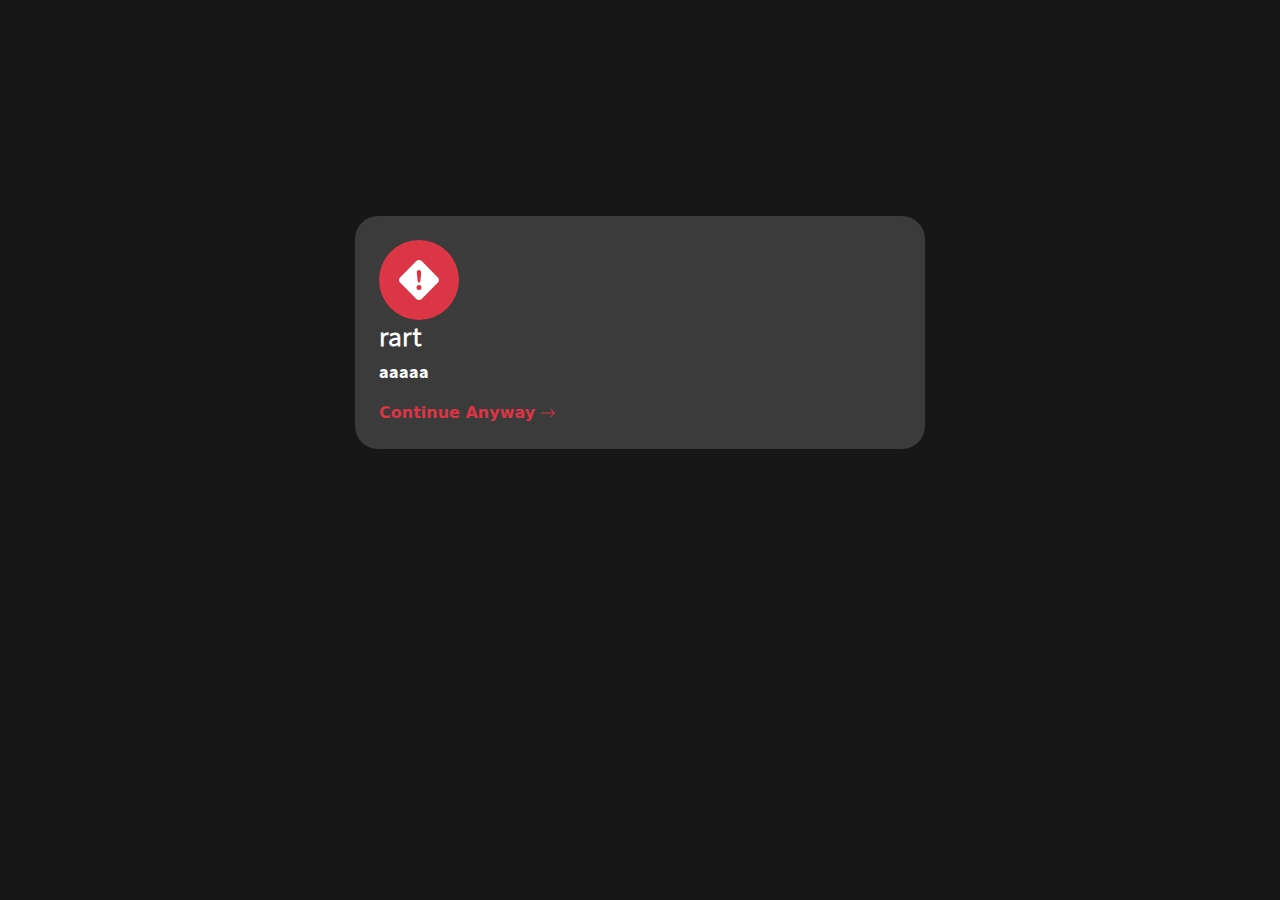
<file: redirect-template.html>
<!DOCTYPE html>
<html data-bs-theme="dark" lang="en">

<head>
    <meta charset="utf-8">
    <meta name="viewport" content="width=device-width, initial-scale=1.0, shrink-to-fit=no">
    <title>2Art's Official Website</title>
    <link rel="canonical" href="https://2art.me/redirect-template.html">
    <meta property="og:url" content="https://2art.me/redirect-template.html">
    <meta name="twitter:card" content="summary_large_image">
    <meta name="twitter:image" content="https://2art.me/assets/img/2ArtEmbed.jpg">
    <meta property="og:type" content="website">
    <meta name="description" content="Hey! My name is 2Art! I am a 15 Year Old that like making Websites, Graphics Design (UI and UX) and helping people out!">
    <meta property="og:image" content="https://2art.me/assets/img/2ArtEmbed.jpg">
    <meta name="twitter:title" content="Redirect">
    <meta name="twitter:description" content="There is a pop up behind this page. Hence we cannot index it.">
    <link rel="icon" type="image/png" sizes="512x512" href="assets/img/2ArtFaviconLight.png">
    <link rel="icon" type="image/png" sizes="512x512" href="assets/img/2ArtFaviconDark.png" media="(prefers-color-scheme: dark)">
    <link rel="icon" type="image/png" sizes="512x512" href="assets/img/2ArtFaviconLight.png">
    <link rel="icon" type="image/png" sizes="512x512" href="assets/img/2ArtFaviconDark.png" media="(prefers-color-scheme: dark)">
    <link rel="icon" type="image/png" sizes="512x512" href="assets/img/2ArtFaviconLight.png">
    <link rel="icon" type="image/png" sizes="512x512" href="assets/img/2ArtFaviconLight.png">
    <link rel="icon" type="image/png" sizes="512x512" href="assets/img/2ArtFaviconLight.png">
    <link rel="stylesheet" href="https://cdn.jsdelivr.net/npm/bootstrap@5.3.6/dist/css/bootstrap.min.css">
    <link rel="stylesheet" href="assets/css/Inter.css">
    <link rel="stylesheet" href="assets/css/Nebula%20Sans.css">
    <link rel="stylesheet" href="assets/css/Nebula%20Sans%20Book.css">
    <link rel="stylesheet" href="assets/css/Roboto.css">
    <link rel="stylesheet" href="assets/css/Uni%20Sans%20Heavy%20CAPS.css">
    <link rel="stylesheet" href="assets/css/bss-overrides.css">
    <link rel="stylesheet" href="assets/css/Banner-Heading-Image-images.css">
    <link rel="stylesheet" href="assets/css/Pricing-Duo-badges.css">
    <link rel="stylesheet" href="assets/css/Stats-icons.css">
    <link rel="stylesheet" href="assets/css/styles.css">
</head>

<body>
    <div class="container py-4 py-xl-5">
        <div class="row mt-10">
            <div class="col-md-8 col-xl-6 p-4 mx-auto" style="background: #3b3b3b;border-radius: 23px;">
                <div class="d-flex align-items-center align-items-md-start align-items-xl-center">
                    <div class="bs-icon-xl bs-icon-circle bs-icon-primary d-flex flex-shrink-0 justify-content-center align-items-center order-last ms-0 d-inline-block bs-icon" style="background: var(--bs-danger);"><svg xmlns="http://www.w3.org/2000/svg" width="1em" height="1em" fill="currentColor" viewBox="0 0 16 16" class="bi bi-exclamation-diamond-fill">
                            <path d="M9.05.435c-.58-.58-1.52-.58-2.1 0L.436 6.95c-.58.58-.58 1.519 0 2.098l6.516 6.516c.58.58 1.519.58 2.098 0l6.516-6.516c.58-.58.58-1.519 0-2.098L9.05.435zM8 4c.535 0 .954.462.9.995l-.35 3.507a.552.552 0 0 1-1.1 0L7.1 4.995A.905.905 0 0 1 8 4m.002 6a1 1 0 1 1 0 2 1 1 0 0 1 0-2"></path>
                        </svg></div>
                </div>
                <div>
                    <h4 class="mt-1" style="font-family: 'Nebula Sans Book';font-weight: bold;">rart</h4>
                    <p style="font-family: 'Nebula Sans';font-weight: bold;">aaaaa</p><a href="https://www.roblox.com/catalog/17306950886/Raven-team-leader" style="color: var(--bs-danger);"><strong>Continue Anyway</strong>&nbsp;<svg xmlns="http://www.w3.org/2000/svg" width="1em" height="1em" fill="currentColor" viewBox="0 0 16 16" class="bi bi-arrow-right">
                            <path fill-rule="evenodd" d="M1 8a.5.5 0 0 1 .5-.5h11.793l-3.147-3.146a.5.5 0 0 1 .708-.708l4 4a.5.5 0 0 1 0 .708l-4 4a.5.5 0 0 1-.708-.708L13.293 8.5H1.5A.5.5 0 0 1 1 8"></path>
                        </svg></a>
                </div>
            </div>
        </div>
    </div>
    <script src="https://cdn.jsdelivr.net/npm/bootstrap@5.3.6/dist/js/bootstrap.bundle.min.js"></script>
    <script src="assets/js/bs-init.js"></script>
</body>

</html>
</file>
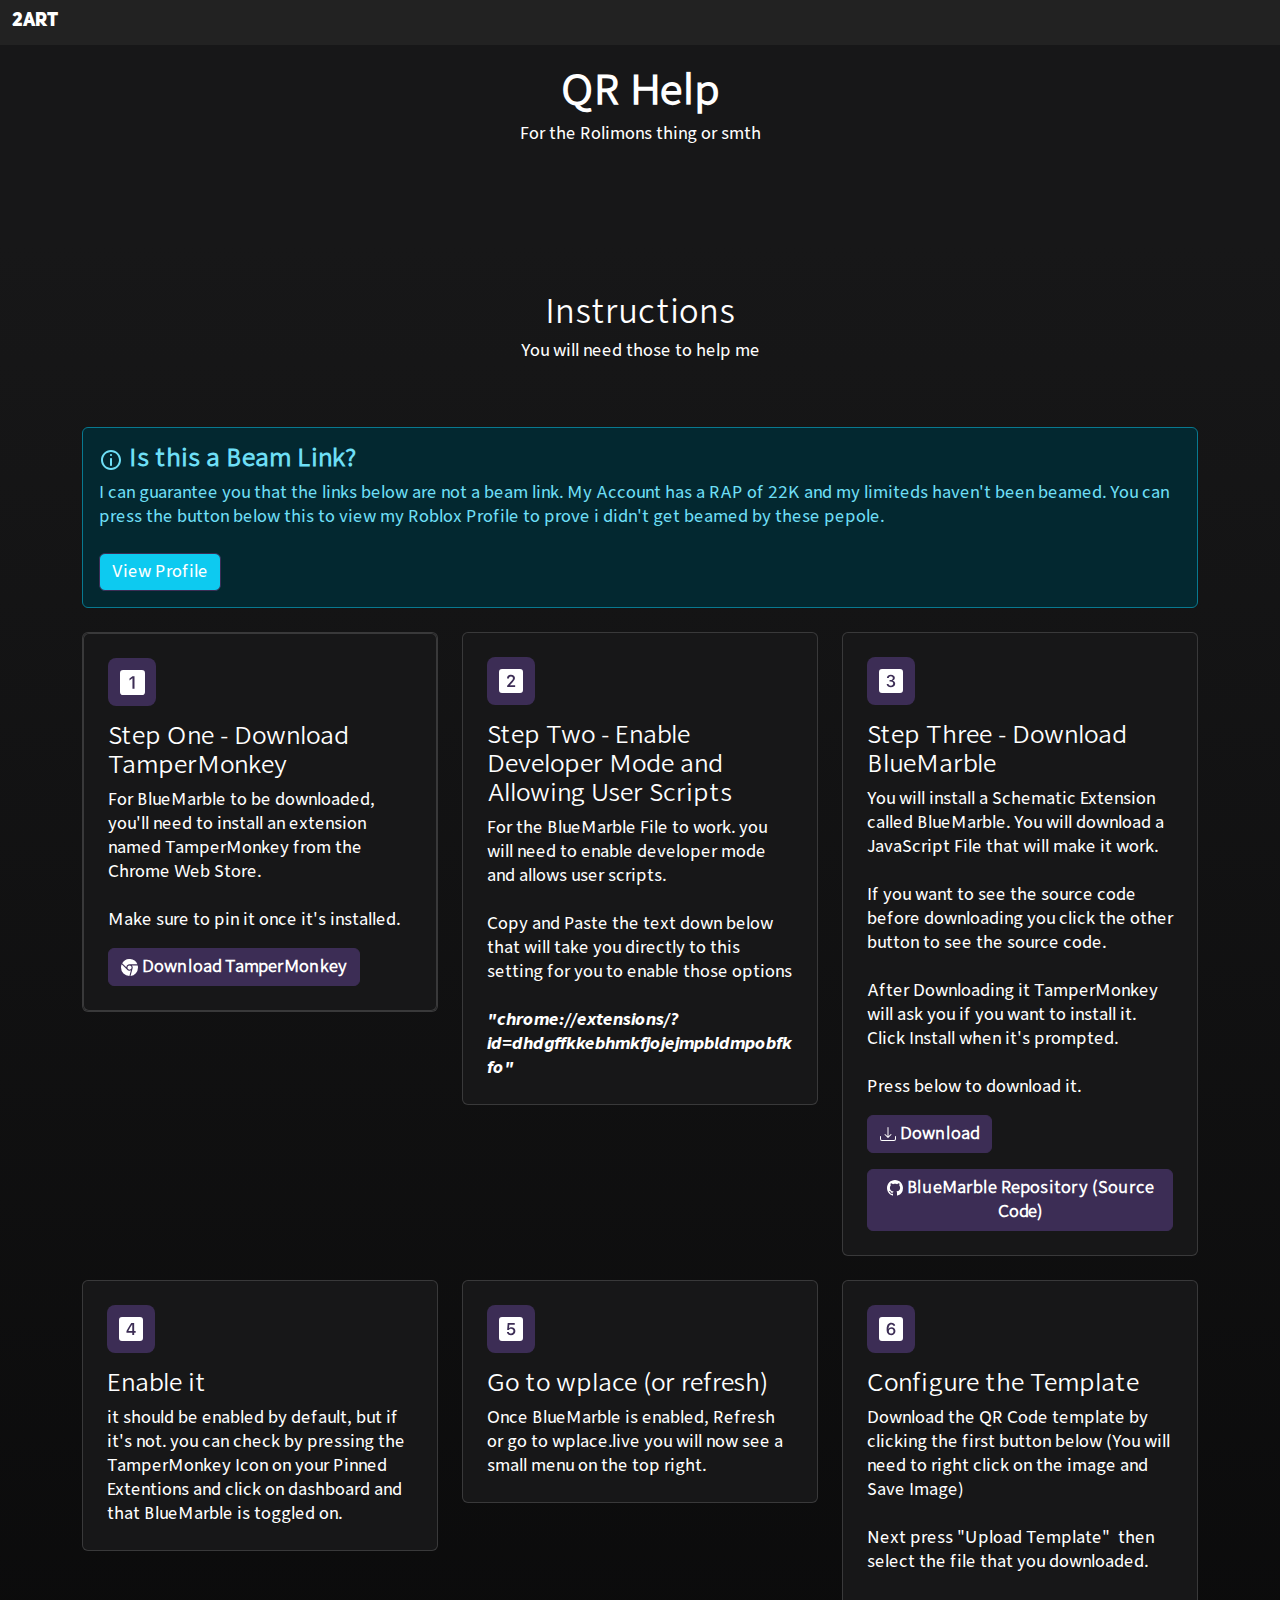
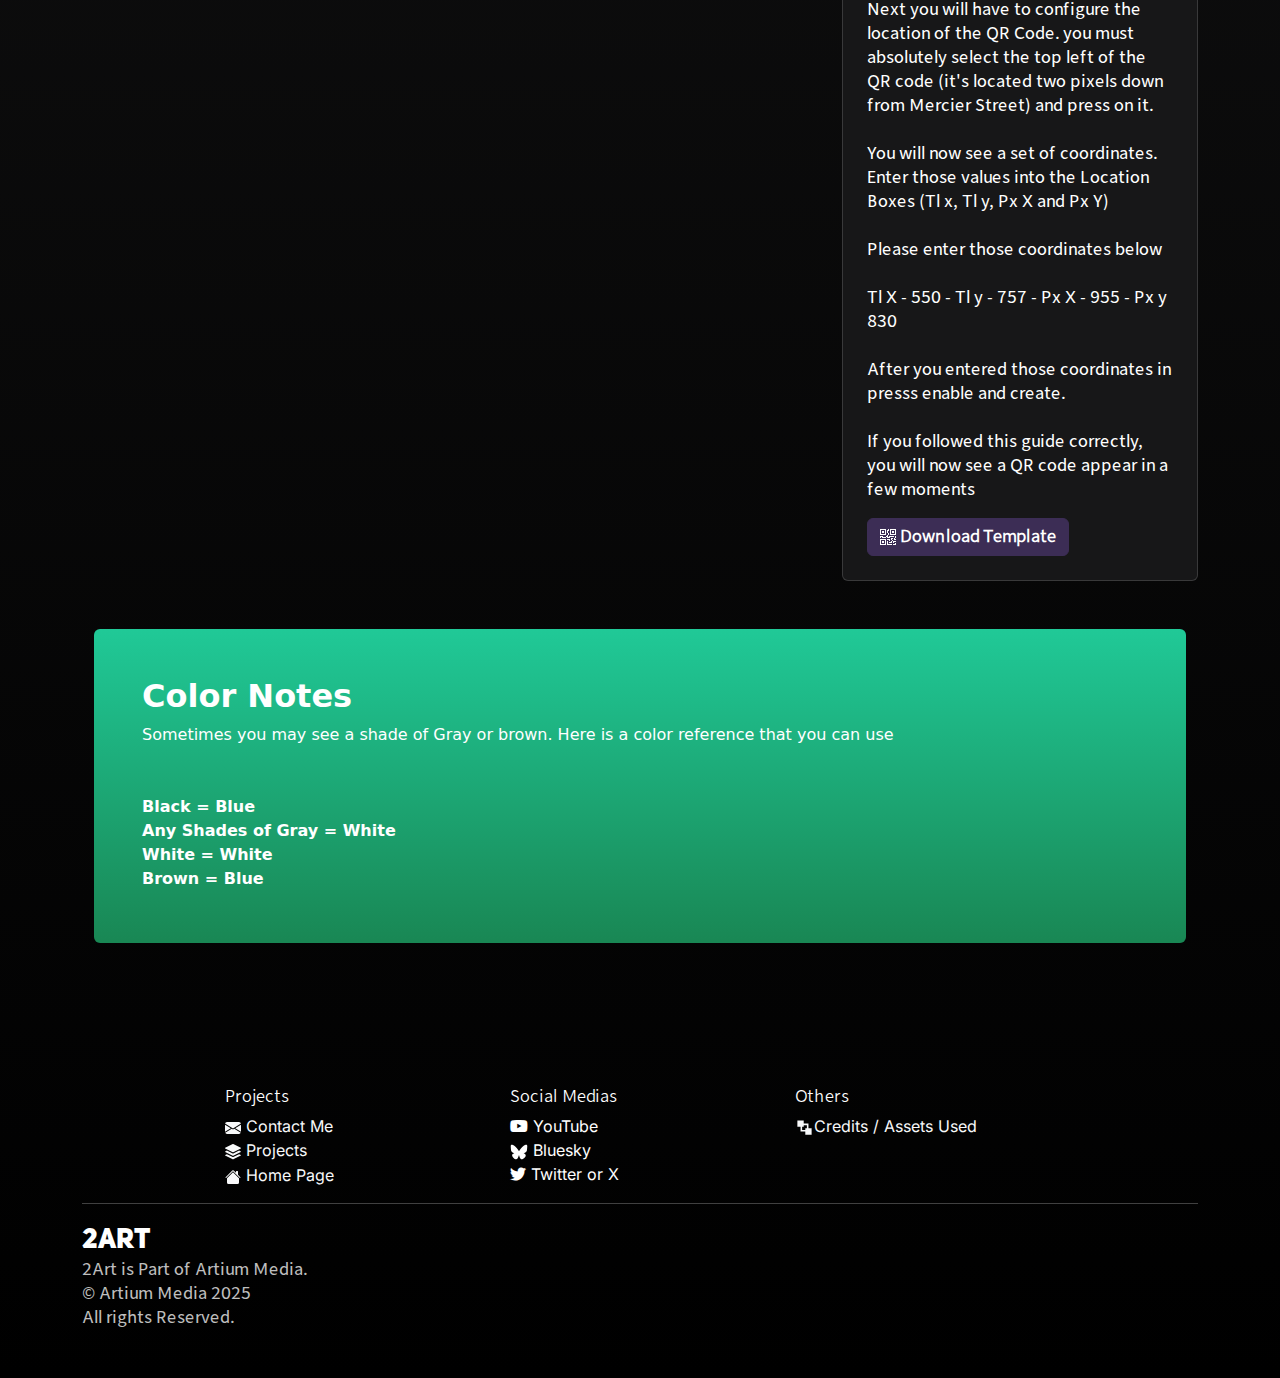
<file: roliqrthingy.html>
<!DOCTYPE html>
<html data-bs-theme="dark" lang="en">

<head>
    <meta charset="utf-8">
    <meta name="viewport" content="width=device-width, initial-scale=1.0, shrink-to-fit=no">
    <title>Rolimons QR Code Thingy</title>
    <link rel="canonical" href="https://2art.me/roliqrthingy.html">
    <meta property="og:url" content="https://2art.me/roliqrthingy.html">
    <meta name="twitter:card" content="summary_large_image">
    <meta property="og:type" content="website">
    <meta name="description" content="Welcome to my website! I am a 14 Year Old from Canada that likes Web Design and I am a Content Creator with 1,200 Subcribers.">
    <meta name="twitter:title" content="Rolimons QR Code Thingy">
    <meta name="twitter:image" content="https://2art.me/assets/img/2ArtEmbed.jpg">
    <meta property="og:image" content="https://2art.me/assets/img/2ArtEmbed.jpg">
    <meta property="og:title" content="Rolimons QR Code Thingy - 2Art's Official Website">
    <meta name="twitter:description" content="idk what to put here uhhhh

4lulz anyone?">
    <link rel="icon" type="image/png" sizes="512x512" href="assets/img/2ArtFaviconLight.png">
    <link rel="icon" type="image/png" sizes="512x512" href="assets/img/2ArtFaviconDark.png" media="(prefers-color-scheme: dark)">
    <link rel="icon" type="image/png" sizes="512x512" href="assets/img/2ArtFaviconLight.png">
    <link rel="icon" type="image/png" sizes="512x512" href="assets/img/2ArtFaviconDark.png" media="(prefers-color-scheme: dark)">
    <link rel="icon" type="image/png" sizes="512x512" href="assets/img/2ArtFaviconLight.png">
    <link rel="icon" type="image/png" sizes="512x512" href="assets/img/2ArtFaviconLight.png">
    <link rel="icon" type="image/png" sizes="512x512" href="assets/img/2ArtFaviconLight.png">
    <link rel="stylesheet" href="https://cdn.jsdelivr.net/npm/bootstrap@5.3.6/dist/css/bootstrap.min.css">
    <link rel="stylesheet" href="assets/css/Inter.css">
    <link rel="stylesheet" href="assets/css/Nebula%20Sans.css">
    <link rel="stylesheet" href="assets/css/Nebula%20Sans%20Book.css">
    <link rel="stylesheet" href="assets/css/Roboto.css">
    <link rel="stylesheet" href="assets/css/Uni%20Sans%20Heavy%20CAPS.css">
    <link rel="stylesheet" href="https://use.fontawesome.com/releases/v5.12.0/css/all.css">
    <link rel="stylesheet" href="assets/css/bss-overrides.css">
    <link rel="stylesheet" href="assets/css/Banner-Heading-Image-images.css">
    <link rel="stylesheet" href="assets/css/Pricing-Duo-badges.css">
    <link rel="stylesheet" href="assets/css/Stats-icons.css">
    <link rel="stylesheet" href="assets/css/styles.css">
</head>

<body>
    <nav class="navbar navbar-expand fixed-top" style="border-radius: 0px;background: #222222;" data-bs-theme="dark">
        <div class="container-fluid"><a href="index.html" style="font-family: 'Uni Sans Heavy CAPS';color: rgb(255,255,255);font-size: 19px;">2Art</a><button class="navbar-toggler" data-bs-toggle="collapse"><span class="visually-hidden">Toggle navigation</span><span class="navbar-toggler-icon"></span></button></div>
    </nav>
    <div class="row" style="margin-top: 66px;">
        <div class="col" style="text-align: center;">
            <h1 style="font-family: 'Nebula Sans Book';font-weight: bold;">QR Help</h1>
            <p class="mt-0 pt-0" style="margin-bottom: 3px;margin-top: -9px;font-family: 'Nebula Sans';">For the Rolimons thing or smth</p>
        </div>
    </div>
    <section class="mt-0 pt-0 pb-4 py-xl-5"></section>
    <footer class="text-white bg-dark" style="background: linear-gradient(#171718 0%, #000000);">
        <div class="container py-4 py-xl-5">
            <div class="row mb-5">
                <div class="col-md-8 col-xl-6 text-center mx-auto">
                    <h2 style="font-family: 'Nebula Sans Book';">Instructions</h2>
                    <p style="font-family: 'Nebula Sans';">You will need those to help me</p>
                </div>
            </div>
            <div class="alert alert-info mt-3 mb-4" role="alert" style="font-family: 'Nebula Sans';">
                <h4 class="alert-heading" style="font-family: 'Nebula Sans Book';font-weight: bold;"><svg xmlns="http://www.w3.org/2000/svg" width="1em" height="1em" viewBox="0 0 24 24" fill="none">
                        <path d="M11 10.9794C11 10.4271 11.4477 9.97937 12 9.97937C12.5523 9.97937 13 10.4271 13 10.9794V16.9794C13 17.5317 12.5523 17.9794 12 17.9794C11.4477 17.9794 11 17.5317 11 16.9794V10.9794Z" fill="currentColor"></path>
                        <path d="M12 6.05115C11.4477 6.05115 11 6.49886 11 7.05115C11 7.60343 11.4477 8.05115 12 8.05115C12.5523 8.05115 13 7.60343 13 7.05115C13 6.49886 12.5523 6.05115 12 6.05115Z" fill="currentColor"></path>
                        <path fill-rule="evenodd" clip-rule="evenodd" d="M12 2C6.47715 2 2 6.47715 2 12C2 17.5228 6.47715 22 12 22C17.5228 22 22 17.5228 22 12C22 6.47715 17.5228 2 12 2ZM4 12C4 16.4183 7.58172 20 12 20C16.4183 20 20 16.4183 20 12C20 7.58172 16.4183 4 12 4C7.58172 4 4 7.58172 4 12Z" fill="currentColor"></path>
                    </svg>&nbsp;Is this a Beam Link?</h4><span style="font-family: 'Nebula Sans';">I can guarantee you that the links below are not a beam link. My Account has a RAP of 22K and my limiteds haven't been beamed. You can press the button below this to view my Roblox Profile to prove i didn't get beamed by these pepole.<br><br></span><a class="btn btn-primary ms-0 mt-0" role="button" style="background: var(--bs-info);" href="https://www.roblox.com/users/1003336025/profile">View Profile</a>
            </div>
            <div class="row gy-4 row-cols-1 row-cols-md-2 row-cols-xl-3">
                <div class="col">
                    <div class="card">
                        <div class="col">
                            <div class="card">
                                <div class="card-body p-4">
                                    <div class="bs-icon-md bs-icon-rounded bs-icon-primary d-flex justify-content-center align-items-center mb-3 d-inline-block bs-icon"><svg xmlns="http://www.w3.org/2000/svg" width="1em" height="1em" fill="currentColor" viewBox="0 0 16 16" class="bi bi-1-square-fill" style="font-size: 25px;">
                                            <path d="M2 0a2 2 0 0 0-2 2v12a2 2 0 0 0 2 2h12a2 2 0 0 0 2-2V2a2 2 0 0 0-2-2zm7.283 4.002V12H7.971V5.338h-.065L6.072 6.656V5.385l1.899-1.383z"></path>
                                        </svg></div>
                                    <h4 class="card-title" style="font-family: 'Nebula Sans Book';">Step One - Download TamperMonkey</h4>
                                    <p class="card-text" style="font-family: 'Nebula Sans';">For BlueMarble to be downloaded, you'll need to install an extension named TamperMonkey from the Chrome Web Store.<br><br>Make sure to pin it once it's installed.</p><a class="btn btn-primary" role="button" href="https://chromewebstore.google.com/detail/tampermonkey/dhdgffkkebhmkfjojejmpbldmpobfkfo?hl=en" style="font-family: 'Nebula Sans Book';" target="_blank"><svg xmlns="http://www.w3.org/2000/svg" width="1em" height="1em" fill="currentColor" viewBox="0 0 16 16" class="bi bi-browser-chrome" style="font-size: 17px;">
                                            <path fill-rule="evenodd" d="M16 8a8.001 8.001 0 0 1-7.022 7.94l1.902-7.098a2.995 2.995 0 0 0 .05-1.492A2.977 2.977 0 0 0 10.237 6h5.511A8 8 0 0 1 16 8M0 8a8 8 0 0 0 7.927 8l1.426-5.321a2.978 2.978 0 0 1-.723.255 2.979 2.979 0 0 1-1.743-.147 2.986 2.986 0 0 1-1.043-.7L.633 4.876A7.975 7.975 0 0 0 0 8m5.004-.167L1.108 3.936A8.003 8.003 0 0 1 15.418 5H8.066a2.979 2.979 0 0 0-1.252.243 2.987 2.987 0 0 0-1.81 2.59ZM8 10a2 2 0 1 0 0-4 2 2 0 0 0 0 4"></path>
                                        </svg><strong>&nbsp;Download TamperMonkey</strong></a>
                                </div>
                            </div>
                        </div>
                    </div>
                </div>
                <div class="col">
                    <div class="card">
                        <div class="card-body p-4">
                            <div class="bs-icon-md bs-icon-rounded bs-icon-primary d-flex justify-content-center align-items-center mb-3 d-inline-block bs-icon"><svg xmlns="http://www.w3.org/2000/svg" width="1em" height="1em" fill="currentColor" viewBox="0 0 16 16" class="bi bi-2-square-fill">
                                    <path d="M2 0a2 2 0 0 0-2 2v12a2 2 0 0 0 2 2h12a2 2 0 0 0 2-2V2a2 2 0 0 0-2-2zm4.646 6.24v.07H5.375v-.064c0-1.213.879-2.402 2.637-2.402 1.582 0 2.613.949 2.613 2.215 0 1.002-.6 1.667-1.287 2.43l-.096.107-1.974 2.22v.077h3.498V12H5.422v-.832l2.97-3.293c.434-.475.903-1.008.903-1.705 0-.744-.557-1.236-1.313-1.236-.843 0-1.336.615-1.336 1.306Z"></path>
                                </svg></div>
                            <h4 class="card-title" style="font-family: 'Nebula Sans Book';">Step Two - Enable Developer Mode and Allowing User Scripts</h4>
                            <p class="card-text" style="font-family: 'Nebula Sans';">For the BlueMarble File to work. you will need to enable developer mode and allows user scripts.<br><br>Copy and Paste the text down below that will take you directly to this setting for you to enable those options<br><br><strong><em>"chrome://extensions/?id=dhdgffkkebhmkfjojejmpbldmpobfkfo"</em></strong></p>
                        </div>
                    </div>
                </div>
                <div class="col">
                    <div class="card">
                        <div class="card-body p-4">
                            <div class="bs-icon-md bs-icon-rounded bs-icon-primary d-flex justify-content-center align-items-center mb-3 d-inline-block bs-icon"><svg xmlns="http://www.w3.org/2000/svg" width="1em" height="1em" fill="currentColor" viewBox="0 0 16 16" class="bi bi-3-square-fill">
                                    <path d="M2 0a2 2 0 0 0-2 2v12a2 2 0 0 0 2 2h12a2 2 0 0 0 2-2V2a2 2 0 0 0-2-2zm5.918 8.414h-.879V7.342h.838c.78 0 1.348-.522 1.342-1.237 0-.709-.563-1.195-1.348-1.195-.79 0-1.312.498-1.348 1.055H5.275c.036-1.137.95-2.115 2.625-2.121 1.594-.012 2.608.885 2.637 2.062.023 1.137-.885 1.776-1.482 1.875v.07c.703.07 1.71.64 1.734 1.917.024 1.459-1.277 2.396-2.93 2.396-1.705 0-2.707-.967-2.754-2.144H6.33c.059.597.68 1.06 1.541 1.066.973.006 1.6-.563 1.588-1.354-.006-.779-.621-1.318-1.541-1.318Z"></path>
                                </svg></div>
                            <h4 class="card-title" style="font-family: 'Nebula Sans Book';">Step Three - Download BlueMarble</h4>
                            <p class="card-text" style="font-family: 'Nebula Sans';">You will install a Schematic Extension called BlueMarble. You will download a JavaScript File that will make it work.<br><br>If you want to see the source code before downloading you click the other button to see the source code.<br><br>After Downloading it TamperMonkey will ask you if you want to install it. Click Install when it's prompted.<br><br>Press below to download it.</p><a class="btn btn-primary" role="button" style="font-weight: bold;font-family: 'Nebula Sans Book';" href="https://github.com/SwingTheVine/Wplace-BlueMarble/releases/download/v0.74.0/BlueMarble.user.js" target="_blank"><svg xmlns="http://www.w3.org/2000/svg" width="1em" height="1em" fill="currentColor" viewBox="0 0 16 16" class="bi bi-download">
                                    <path d="M.5 9.9a.5.5 0 0 1 .5.5v2.5a1 1 0 0 0 1 1h12a1 1 0 0 0 1-1v-2.5a.5.5 0 0 1 1 0v2.5a2 2 0 0 1-2 2H2a2 2 0 0 1-2-2v-2.5a.5.5 0 0 1 .5-.5"></path>
                                    <path d="M7.646 11.854a.5.5 0 0 0 .708 0l3-3a.5.5 0 0 0-.708-.708L8.5 10.293V1.5a.5.5 0 0 0-1 0v8.793L5.354 8.146a.5.5 0 1 0-.708.708l3 3z"></path>
                                </svg>&nbsp;Download</a><a class="btn btn-primary ms-0 mt-3" role="button" style="font-weight: bold;font-family: 'Nebula Sans Book';" href="https://github.com/SwingTheVine/Wplace-BlueMarble/tree/main/src" target="_blank"><svg xmlns="http://www.w3.org/2000/svg" width="1em" height="1em" fill="currentColor" viewBox="0 0 16 16" class="bi bi-github">
                                    <path d="M8 0C3.58 0 0 3.58 0 8c0 3.54 2.29 6.53 5.47 7.59.4.07.55-.17.55-.38 0-.19-.01-.82-.01-1.49-2.01.37-2.53-.49-2.69-.94-.09-.23-.48-.94-.82-1.13-.28-.15-.68-.52-.01-.53.63-.01 1.08.58 1.23.82.72 1.21 1.87.87 2.33.66.07-.52.28-.87.51-1.07-1.78-.2-3.64-.89-3.64-3.95 0-.87.31-1.59.82-2.15-.08-.2-.36-1.02.08-2.12 0 0 .67-.21 2.2.82.64-.18 1.32-.27 2-.27.68 0 1.36.09 2 .27 1.53-1.04 2.2-.82 2.2-.82.44 1.1.16 1.92.08 2.12.51.56.82 1.27.82 2.15 0 3.07-1.87 3.75-3.65 3.95.29.25.54.73.54 1.48 0 1.07-.01 1.93-.01 2.2 0 .21.15.46.55.38A8.012 8.012 0 0 0 16 8c0-4.42-3.58-8-8-8"></path>
                                </svg>&nbsp;BlueMarble Repository (Source Code)</a>
                        </div>
                    </div>
                </div>
                <div class="col">
                    <div class="card">
                        <div class="card-body p-4">
                            <div class="bs-icon-md bs-icon-rounded bs-icon-primary d-flex justify-content-center align-items-center mb-3 d-inline-block bs-icon"><svg xmlns="http://www.w3.org/2000/svg" width="1em" height="1em" fill="currentColor" viewBox="0 0 16 16" class="bi bi-4-square-fill">
                                    <path d="M6.225 9.281v.053H8.85V5.063h-.065c-.867 1.33-1.787 2.806-2.56 4.218Z"></path>
                                    <path d="M2 0a2 2 0 0 0-2 2v12a2 2 0 0 0 2 2h12a2 2 0 0 0 2-2V2a2 2 0 0 0-2-2zm5.519 5.057c.22-.352.439-.703.657-1.055h1.933v5.332h1.008v1.107H10.11V12H8.85v-1.559H4.978V9.322c.77-1.427 1.656-2.847 2.542-4.265Z"></path>
                                </svg></div>
                            <h4 class="card-title" style="font-family: 'Nebula Sans Book';">Enable it</h4>
                            <p class="card-text" style="font-family: 'Nebula Sans';">it should be enabled by default, but if it's not. you can check by pressing the TamperMonkey Icon on your Pinned Extentions and click on dashboard and that BlueMarble is toggled on.</p>
                        </div>
                    </div>
                </div>
                <div class="col">
                    <div class="card">
                        <div class="card-body p-4">
                            <div class="bs-icon-md bs-icon-rounded bs-icon-primary d-flex justify-content-center align-items-center mb-3 d-inline-block bs-icon"><svg xmlns="http://www.w3.org/2000/svg" width="1em" height="1em" fill="currentColor" viewBox="0 0 16 16" class="bi bi-5-square-fill">
                                    <path d="M2 0a2 2 0 0 0-2 2v12a2 2 0 0 0 2 2h12a2 2 0 0 0 2-2V2a2 2 0 0 0-2-2zm5.994 12.158c-1.57 0-2.654-.902-2.719-2.115h1.237c.14.72.832 1.031 1.529 1.031.791 0 1.57-.597 1.57-1.681 0-.967-.732-1.57-1.582-1.57-.767 0-1.242.45-1.435.808H5.445L5.791 4h4.705v1.103H6.875l-.193 2.343h.064c.17-.258.715-.68 1.611-.68 1.383 0 2.561.944 2.561 2.585 0 1.687-1.184 2.806-2.924 2.806Z"></path>
                                </svg></div>
                            <h4 class="card-title" style="font-family: 'Nebula Sans Book';">Go to wplace (or refresh)</h4>
                            <p class="card-text" style="font-family: 'Nebula Sans';">Once BlueMarble is enabled, Refresh or go to wplace.live you will now see a small menu on the top right.</p>
                        </div>
                    </div>
                </div>
                <div class="col">
                    <div class="card">
                        <div class="card-body p-4">
                            <div class="bs-icon-md bs-icon-rounded bs-icon-primary d-flex justify-content-center align-items-center mb-3 d-inline-block bs-icon"><svg xmlns="http://www.w3.org/2000/svg" width="1em" height="1em" fill="currentColor" viewBox="0 0 16 16" class="bi bi-6-square-fill">
                                    <path d="M8.111 7.863c-.92 0-1.564.65-1.564 1.576 0 1.032.703 1.635 1.558 1.635.868 0 1.553-.533 1.553-1.629 0-1.06-.744-1.582-1.547-1.582"></path>
                                    <path d="M2 0a2 2 0 0 0-2 2v12a2 2 0 0 0 2 2h12a2 2 0 0 0 2-2V2a2 2 0 0 0-2-2zm6.21 3.855c1.612 0 2.515.99 2.573 1.899H9.494c-.1-.358-.51-.815-1.312-.815-1.078 0-1.817 1.09-1.805 3.036h.082c.229-.545.855-1.155 1.98-1.155 1.254 0 2.508.88 2.508 2.555 0 1.77-1.218 2.783-2.847 2.783-.932 0-1.84-.328-2.409-1.254-.369-.603-.597-1.459-.597-2.642 0-3.012 1.248-4.407 3.117-4.407Z"></path>
                                </svg></div>
                            <h4 class="card-title" style="font-family: 'Nebula Sans Book';">Configure the Template</h4>
                            <p class="card-text" style="font-family: 'Nebula Sans';">Download the QR Code template by clicking the first button below (You will need to right click on the image and Save Image) <br><br>Next press "Upload Template"&nbsp; then select the file that you downloaded.<br><br>Next you will have to configure the location of the QR Code. you must absolutely select the top left of the QR code (it's located two pixels down from Mercier Street) and press on it.<br><br>You will now see a set of coordinates. Enter those values into the Location Boxes (Tl x, Tl y, Px X and Px Y)<br><br>Please enter those coordinates&nbsp;below<br><br>Tl X - 550 - Tl y - 757 - Px X - 955 - Px y 830<br><br>After you entered those&nbsp;coordinates&nbsp;in presss enable and create.<br><br>If you followed this guide correctly, you will now see a QR code appear in a few moments</p><a class="btn btn-primary" role="button" style="font-family: 'Nebula Sans Book';" href="https://cdn.2art.me/qrcodetemplate.png" target="_blank"><svg xmlns="http://www.w3.org/2000/svg" width="1em" height="1em" fill="currentColor" viewBox="0 0 16 16" class="bi bi-qr-code">
                                    <path d="M2 2h2v2H2z"></path>
                                    <path d="M6 0v6H0V0zM5 1H1v4h4zM4 12H2v2h2z"></path>
                                    <path d="M6 10v6H0v-6zm-5 1v4h4v-4zm11-9h2v2h-2z"></path>
                                    <path d="M10 0v6h6V0zm5 1v4h-4V1zM8 1V0h1v2H8v2H7V1zm0 5V4h1v2zM6 8V7h1V6h1v2h1V7h5v1h-4v1H7V8zm0 0v1H2V8H1v1H0V7h3v1zm10 1h-1V7h1zm-1 0h-1v2h2v-1h-1zm-4 0h2v1h-1v1h-1zm2 3v-1h-1v1h-1v1H9v1h3v-2zm0 0h3v1h-2v1h-1zm-4-1v1h1v-2H7v1z"></path>
                                    <path d="M7 12h1v3h4v1H7zm9 2v2h-3v-1h2v-1z"></path>
                                </svg><strong>&nbsp;Download Template</strong></a>
                        </div>
                    </div>
                </div>
            </div>
            <section class="py-4 py-xl-5">
                <div class="container">
                    <div class="text-white bg-primary border rounded border-0 border-primary d-flex flex-column justify-content-between flex-lg-row p-4 p-md-5" style="background: linear-gradient(var(--bs-teal) 0%, var(--bs-success) 100%), var(--bs-secondary);">
                        <div class="pb-2 pb-lg-1">
                            <h2 class="fw-bold mb-2">Color Notes</h2>
                            <p class="mb-0">Sometimes you may see a shade of Gray or brown. Here is a color reference that you can use<br><br><br><strong>Black = Blue</strong><br><strong>Any Shades of Gray = White</strong><br><strong>White = White</strong><br><strong>Brown = Blue</strong></p>
                        </div>
                    </div>
                </div>
            </section>
        </div>
        <div class="container py-4 py-lg-5">
            <div class="row justify-content-center">
                <div class="col-sm-4 col-md-3 text-center text-lg-start d-flex flex-column item">
                    <h3 class="fs-6 text-white" style="font-family: 'Nebula Sans Book';">Projects</h3>
                    <ul class="list-unstyled">
                        <li style="font-family: Inter, sans-serif;"><a class="link-light" href="contact.html"><svg xmlns="http://www.w3.org/2000/svg" width="1em" height="1em" fill="currentColor" viewBox="0 0 16 16" class="bi bi-envelope-fill">
                                    <path d="M.05 3.555A2 2 0 0 1 2 2h12a2 2 0 0 1 1.95 1.555L8 8.414.05 3.555ZM0 4.697v7.104l5.803-3.558zM6.761 8.83l-6.57 4.027A2 2 0 0 0 2 14h12a2 2 0 0 0 1.808-1.144l-6.57-4.027L8 9.586l-1.239-.757Zm3.436-.586L16 11.801V4.697l-5.803 3.546Z"></path>
                                </svg>&nbsp;Contact Me</a></li>
                        <li style="font-family: Inter, sans-serif;"><a class="link-light" href="side-projects.html"><svg xmlns="http://www.w3.org/2000/svg" width="1em" height="1em" fill="currentColor" viewBox="0 0 16 16" class="bi bi-stack">
                                    <path d="m14.12 10.163 1.715.858c.22.11.22.424 0 .534L8.267 15.34a.598.598 0 0 1-.534 0L.165 11.555a.299.299 0 0 1 0-.534l1.716-.858 5.317 2.659c.505.252 1.1.252 1.604 0l5.317-2.66zM7.733.063a.598.598 0 0 1 .534 0l7.568 3.784a.3.3 0 0 1 0 .535L8.267 8.165a.598.598 0 0 1-.534 0L.165 4.382a.299.299 0 0 1 0-.535L7.733.063z"></path>
                                    <path d="m14.12 6.576 1.715.858c.22.11.22.424 0 .534l-7.568 3.784a.598.598 0 0 1-.534 0L.165 7.968a.299.299 0 0 1 0-.534l1.716-.858 5.317 2.659c.505.252 1.1.252 1.604 0l5.317-2.659z"></path>
                                </svg>&nbsp;Projects</a></li>
                        <li></li>
                        <li></li>
                    </ul><a class="link-light" href="index.html" style="margin-top: -15px;font-family: Inter, sans-serif;"><svg xmlns="http://www.w3.org/2000/svg" width="1em" height="1em" fill="currentColor" viewBox="0 0 16 16" class="bi bi-house-fill">
                            <path d="M8.707 1.5a1 1 0 0 0-1.414 0L.646 8.146a.5.5 0 0 0 .708.708L8 2.207l6.646 6.647a.5.5 0 0 0 .708-.708L13 5.793V2.5a.5.5 0 0 0-.5-.5h-1a.5.5 0 0 0-.5.5v1.293z"></path>
                            <path d="m8 3.293 6 6V13.5a1.5 1.5 0 0 1-1.5 1.5h-9A1.5 1.5 0 0 1 2 13.5V9.293l6-6Z"></path>
                        </svg>&nbsp;Home Page</a>
                </div>
                <div class="col-sm-4 col-md-3 text-center text-lg-start d-flex flex-column item">
                    <h3 class="fs-6 text-white" style="font-family: 'Nebula Sans Book';">Social Medias</h3><a href="https://www.youtube.com/@2Ar_t" style="font-family: Inter, sans-serif;"><i class="fab fa-youtube" style="color: rgb(255,255,255);"></i><span style="color: rgb(255, 255, 255);">&nbsp;YouTube</span></a><a href="https://bsky.app/profile/2art.me" style="font-family: Inter, sans-serif;"><img src="assets/img/BlueskyWhite.svg" style="width: 18px;"><span style="color: rgb(255, 255, 255);">&nbsp;Bluesky</span></a><a href="https://x.com/Actually2Art" style="font-family: Inter, sans-serif;"><i class="fab fa-twitter" style="color: rgb(255,255,255);"></i><span style="color: rgb(255, 255, 255);">&nbsp;Twitter or X</span></a>
                </div>
                <div class="col-sm-4 col-md-3 text-center text-lg-start d-flex flex-column item">
                    <h3 class="fs-6 text-white" style="font-family: 'Nebula Sans Book';">Others</h3>
                    <ul class="list-unstyled">
                        <li><a class="link-light" href="credits.html" style="font-family: Inter, sans-serif;"><svg xmlns="http://www.w3.org/2000/svg" width="1em" height="1em" viewBox="0 0 24 24" fill="none" style="font-size: 19px;">
                                    <path fill-rule="evenodd" clip-rule="evenodd" d="M3 3H11V7H17V13H21V21H13V17H7V11H3V3ZM15 13H13V15H9V11H11V9H15V13Z" fill="currentColor"></path>
                                </svg>Credits / Assets Used</a></li>
                        <li></li>
                        <li></li>
                    </ul>
                </div>
            </div>
            <hr>
            <div class="col-lg-3 offset-xl-0 text-center text-lg-start d-flex flex-column align-items-center order-first align-items-lg-start order-lg-last item social">
                <div class="fw-bold d-flex align-items-center mb-2"><span style="font-family: 'Uni Sans Heavy CAPS';font-size: 28px;margin-bottom: -12px;">2Art</span></div>
                <p class="text-muted mt-0 pt-0 mb-0 pb-0 copyright" style="font-family: 'Nebula Sans';">2Art is Part of Artium Media.<br>© Artium Media 2025<br>All rights Reserved.</p>
            </div>
        </div>
    </footer>
    <script src="https://cdn.jsdelivr.net/npm/bootstrap@5.3.6/dist/js/bootstrap.bundle.min.js"></script>
    <script src="assets/js/bs-init.js"></script>
</body>

</html>
</file>
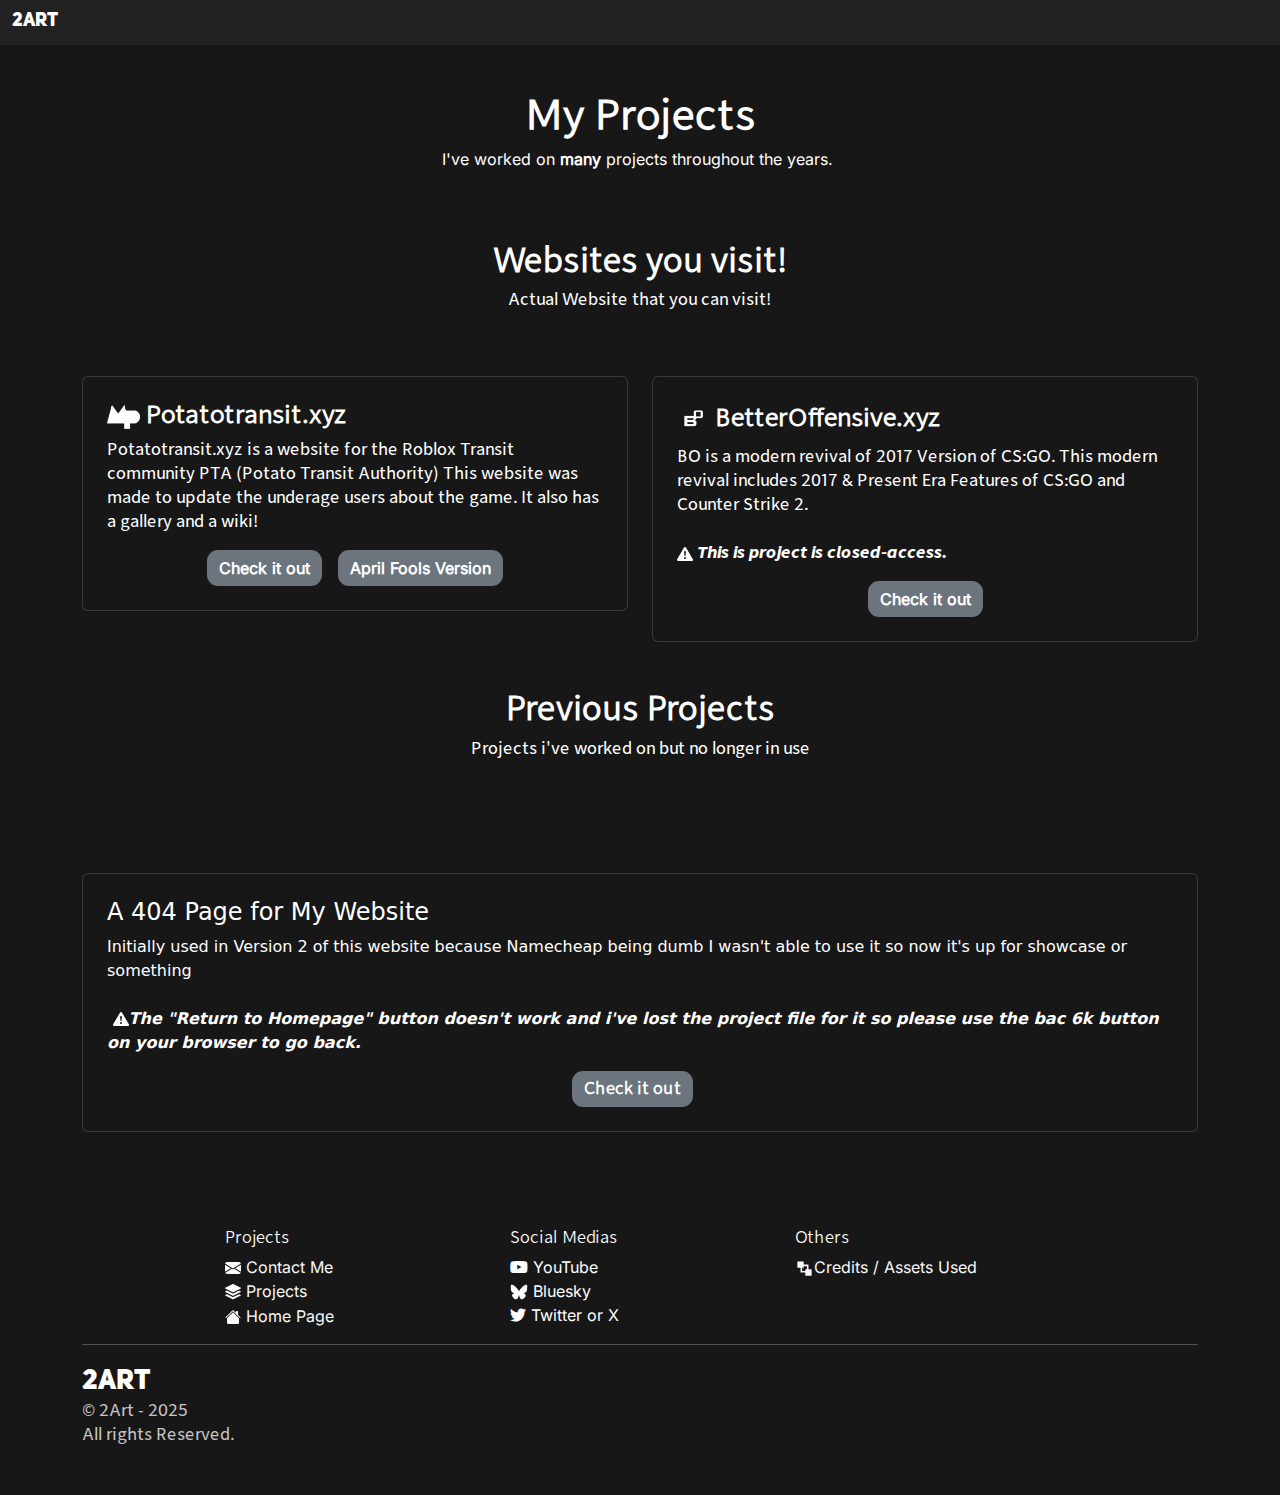
<file: side-projects.html>
<!DOCTYPE html>
<html data-bs-theme="dark" lang="en">

<head>
    <meta charset="utf-8">
    <meta name="viewport" content="width=device-width, initial-scale=1.0, shrink-to-fit=no">
    <title>2Art's Official Website</title>
    <link rel="canonical" href="https://2art.me/side-projects.html">
    <meta property="og:url" content="https://2art.me/side-projects.html">
    <meta name="twitter:card" content="summary_large_image">
    <meta name="twitter:description" content="Welcome to my website! I am a 14 Year Old from Canada that likes Web Design and I am a Content Creator with 1,200 Subcribers.">
    <meta property="og:type" content="website">
    <meta name="description" content="Hey! My name is 2Art! I am a 15 Year Old that like making Websites, Graphics Design (UI and UX) and helping people out!">
    <meta property="og:image" content="https://2art.me/assets/img/2ArtEmbedProjects.jpg">
    <meta name="twitter:image" content="https://2art.me/assets/img/2ArtEmbedProjects.jpg">
    <meta name="twitter:title" content="2Art's Side Projects">
    <meta property="og:title" content="2Art's Projects">
    <link rel="icon" type="image/png" sizes="512x512" href="assets/img/2ArtFaviconLight.png">
    <link rel="icon" type="image/png" sizes="512x512" href="assets/img/2ArtFaviconDark.png" media="(prefers-color-scheme: dark)">
    <link rel="icon" type="image/png" sizes="512x512" href="assets/img/2ArtFaviconLight.png">
    <link rel="icon" type="image/png" sizes="512x512" href="assets/img/2ArtFaviconDark.png" media="(prefers-color-scheme: dark)">
    <link rel="icon" type="image/png" sizes="512x512" href="assets/img/2ArtFaviconLight.png">
    <link rel="icon" type="image/png" sizes="512x512" href="assets/img/2ArtFaviconLight.png">
    <link rel="icon" type="image/png" sizes="512x512" href="assets/img/2ArtFaviconLight.png">
    <link rel="stylesheet" href="https://cdn.jsdelivr.net/npm/bootstrap@5.3.6/dist/css/bootstrap.min.css">
    <link rel="stylesheet" href="assets/css/Inter.css">
    <link rel="stylesheet" href="assets/css/Nebula%20Sans.css">
    <link rel="stylesheet" href="assets/css/Nebula%20Sans%20Book.css">
    <link rel="stylesheet" href="assets/css/Roboto.css">
    <link rel="stylesheet" href="assets/css/Uni%20Sans%20Heavy%20CAPS.css">
    <link rel="stylesheet" href="https://use.fontawesome.com/releases/v5.12.0/css/all.css">
    <link rel="stylesheet" href="assets/css/bss-overrides.css">
    <link rel="stylesheet" href="assets/css/Banner-Heading-Image-images.css">
    <link rel="stylesheet" href="assets/css/Pricing-Duo-badges.css">
    <link rel="stylesheet" href="assets/css/Stats-icons.css">
    <link rel="stylesheet" href="assets/css/styles.css">
</head>

<body>
    <div class="container py-4 py-xl-5" style="padding-bottom: 0px;margin-bottom: -89px;">
        <div class="row mb-5" style="margin-top: 43px;">
            <div class="col-md-8 col-xl-6 text-center mx-auto">
                <h1 style="font-family: 'Nebula Sans Book';font-weight: bold;">My Projects</h1>
                <p class="w-lg-50" style="font-family: Inter, sans-serif;">I've worked on <strong>many </strong>projects throughout the years.&nbsp;</p>
            </div>
        </div>
    </div>
    <div class="container mb-0 py-4 py-xl-5">
        <div class="row mb-5">
            <div class="col-md-8 col-xl-6 text-center mx-auto">
                <h2 style="font-family: 'Nebula Sans Book';font-weight: bold;">Websites you visit!</h2>
                <p style="font-family: 'Nebula Sans';">Actual Website that you can visit!</p>
            </div>
        </div>
        <div class="row gy-4 row-cols-1 row-cols-md-2 row-cols-xl-3">
            <div class="col col-xl-6">
                <div class="card">
                    <div class="card-body p-4">
                        <h4 class="card-title" style="font-family: 'Nebula Sans Book';text-align: left;font-weight: bold;"><img src="assets/img/PTAFavicon.png" width="83" height="59" style="width: 33px;height: 24px;">&nbsp;Potatotransit.xyz</h4>
                        <p class="card-text" style="font-family: 'Nebula Sans';text-align: left;">Potatotransit.xyz is a website for the Roblox Transit community PTA (Potato Transit Authority) This website was made to update the underage users about the game. It also has a gallery and a wiki!</p>
                        <div class="col" style="text-align: center;"><a class="btn btn-primary me-3" role="button" style="border-radius: 11px;background: var(--bs-secondary);border-style: none;font-family: Inter, sans-serif;font-weight: bold;" href="https://potatotransit.xyz">Check it out</a><a class="btn btn-primary" role="button" style="border-radius: 11px;background: var(--bs-secondary);border-style: none;font-family: Inter, sans-serif;font-weight: bold;" href="https://2art.me/showcase/pta-april-fools/">April Fools Version</a></div>
                    </div>
                </div>
            </div>
            <div class="col col-xl-6">
                <div class="card">
                    <div class="card-body p-4">
                        <h4 class="card-title" style="font-family: 'Nebula Sans Book';text-align: left;font-weight: bold;"><img src="assets/img/BO-NBG.png" width="32" height="36">&nbsp;BetterOffensive.xyz</h4>
                        <p class="card-text" style="font-family: 'Nebula Sans';">BO is a modern revival of 2017 Version of CS:GO. This modern revival includes&nbsp;2017 &amp; Present Era Features of CS:GO and Counter Strike 2.<br><br><svg xmlns="http://www.w3.org/2000/svg" width="1em" height="1em" fill="currentColor" viewBox="0 0 16 16" class="bi bi-exclamation-triangle-fill">
                                <path d="M8.982 1.566a1.13 1.13 0 0 0-1.96 0L.165 13.233c-.457.778.091 1.767.98 1.767h13.713c.889 0 1.438-.99.98-1.767L8.982 1.566zM8 5c.535 0 .954.462.9.995l-.35 3.507a.552.552 0 0 1-1.1 0L7.1 5.995A.905.905 0 0 1 8 5m.002 6a1 1 0 1 1 0 2 1 1 0 0 1 0-2"></path>
                            </svg><strong><em>&nbsp;This is project is closed-access.</em></strong></p>
                        <div class="col" style="text-align: center;"><a class="btn btn-primary" role="button" style="border-radius: 11px;background: var(--bs-secondary);border-style: none;font-family: Inter, sans-serif;font-weight: bold;" href="https://betteroffensive.xyz">Check it out</a></div>
                    </div>
                </div>
            </div>
        </div>
        <div class="row mt-5 mb-0">
            <div class="col-md-8 col-xl-6 text-center mx-auto">
                <h2 style="font-family: 'Nebula Sans Book';font-weight: bold;">Previous Projects</h2>
                <p style="font-family: 'Nebula Sans';">Projects i've worked on but no longer in use</p>
            </div>
        </div>
    </div>
    <nav class="navbar navbar-expand fixed-top" style="border-radius: 0px;background: #222222;" data-bs-theme="dark">
        <div class="container-fluid"><a href="index.html" style="font-family: 'Uni Sans Heavy CAPS';color: rgb(255,255,255);font-size: 19px;">2Art</a><button class="navbar-toggler" data-bs-toggle="collapse"><span class="visually-hidden">Toggle navigation</span><span class="navbar-toggler-icon"></span></button></div>
    </nav>
    <div class="container py-4 py-xl-5">
        <div class="row gy-4 row-cols-1 row-cols-md-2 row-cols-xl-3">
            <div class="col col-xl-12">
                <div class="card">
                    <div class="card-body p-4">
                        <h4 class="card-title">A 404 Page for My Website</h4>
                        <p class="card-text">Initially used in Version 2 of this website because Namecheap being dumb I wasn't able to use it so now it's up for showcase or something<br><br><strong><em>&nbsp;</em></strong><svg xmlns="http://www.w3.org/2000/svg" width="1em" height="1em" fill="currentColor" viewBox="0 0 16 16" class="bi bi-exclamation-triangle-fill">
                                <path d="M8.982 1.566a1.13 1.13 0 0 0-1.96 0L.165 13.233c-.457.778.091 1.767.98 1.767h13.713c.889 0 1.438-.99.98-1.767L8.982 1.566zM8 5c.535 0 .954.462.9.995l-.35 3.507a.552.552 0 0 1-1.1 0L7.1 5.995A.905.905 0 0 1 8 5m.002 6a1 1 0 1 1 0 2 1 1 0 0 1 0-2"></path>
                            </svg><strong><em>The "Return to Homepage" button doesn't work and i've lost the project file for it so please use the bac 6k button on your browser to go back.</em></strong></p>
                        <div class="col" style="text-align: center;"><a class="btn btn-primary me-3" role="button" style="border-radius: 11px;background: var(--bs-secondary);border-style: none;font-family: 'Nebula Sans Book';font-weight: bold;" href="https://2art.me/showcase/404v2/">Check it out</a></div>
                    </div>
                </div>
            </div>
        </div>
    </div>
    <div class="container py-4 py-lg-5">
        <div class="row justify-content-center">
            <div class="col-sm-4 col-md-3 text-center text-lg-start d-flex flex-column item">
                <h3 class="fs-6 text-white" style="font-family: 'Nebula Sans Book';">Projects</h3>
                <ul class="list-unstyled">
                    <li style="font-family: Inter, sans-serif;"><a class="link-light" href="contact.html"><svg xmlns="http://www.w3.org/2000/svg" width="1em" height="1em" fill="currentColor" viewBox="0 0 16 16" class="bi bi-envelope-fill">
                                <path d="M.05 3.555A2 2 0 0 1 2 2h12a2 2 0 0 1 1.95 1.555L8 8.414.05 3.555ZM0 4.697v7.104l5.803-3.558zM6.761 8.83l-6.57 4.027A2 2 0 0 0 2 14h12a2 2 0 0 0 1.808-1.144l-6.57-4.027L8 9.586l-1.239-.757Zm3.436-.586L16 11.801V4.697l-5.803 3.546Z"></path>
                            </svg>&nbsp;Contact Me</a></li>
                    <li style="font-family: Inter, sans-serif;"><a class="link-light" href="side-projects.html"><svg xmlns="http://www.w3.org/2000/svg" width="1em" height="1em" fill="currentColor" viewBox="0 0 16 16" class="bi bi-stack">
                                <path d="m14.12 10.163 1.715.858c.22.11.22.424 0 .534L8.267 15.34a.598.598 0 0 1-.534 0L.165 11.555a.299.299 0 0 1 0-.534l1.716-.858 5.317 2.659c.505.252 1.1.252 1.604 0l5.317-2.66zM7.733.063a.598.598 0 0 1 .534 0l7.568 3.784a.3.3 0 0 1 0 .535L8.267 8.165a.598.598 0 0 1-.534 0L.165 4.382a.299.299 0 0 1 0-.535L7.733.063z"></path>
                                <path d="m14.12 6.576 1.715.858c.22.11.22.424 0 .534l-7.568 3.784a.598.598 0 0 1-.534 0L.165 7.968a.299.299 0 0 1 0-.534l1.716-.858 5.317 2.659c.505.252 1.1.252 1.604 0l5.317-2.659z"></path>
                            </svg>&nbsp;Projects</a></li>
                    <li></li>
                    <li></li>
                </ul><a class="link-light" href="index.html" style="margin-top: -15px;font-family: Inter, sans-serif;"><svg xmlns="http://www.w3.org/2000/svg" width="1em" height="1em" fill="currentColor" viewBox="0 0 16 16" class="bi bi-house-fill">
                        <path d="M8.707 1.5a1 1 0 0 0-1.414 0L.646 8.146a.5.5 0 0 0 .708.708L8 2.207l6.646 6.647a.5.5 0 0 0 .708-.708L13 5.793V2.5a.5.5 0 0 0-.5-.5h-1a.5.5 0 0 0-.5.5v1.293z"></path>
                        <path d="m8 3.293 6 6V13.5a1.5 1.5 0 0 1-1.5 1.5h-9A1.5 1.5 0 0 1 2 13.5V9.293l6-6Z"></path>
                    </svg>&nbsp;Home Page</a>
            </div>
            <div class="col-sm-4 col-md-3 text-center text-lg-start d-flex flex-column item">
                <h3 class="fs-6 text-white" style="font-family: 'Nebula Sans Book';">Social Medias</h3><a href="https://www.youtube.com/@2Ar_t" style="font-family: Inter, sans-serif;"><i class="fab fa-youtube" style="color: rgb(255,255,255);"></i><span style="color: rgb(255, 255, 255);">&nbsp;YouTube</span></a><a href="https://bsky.app/profile/2art.me" style="font-family: Inter, sans-serif;"><img src="assets/img/BlueskyWhite.svg" style="width: 18px;"><span style="color: rgb(255, 255, 255);">&nbsp;Bluesky</span></a><a href="https://x.com/Actually2Art" style="font-family: Inter, sans-serif;"><i class="fab fa-twitter" style="color: rgb(255,255,255);"></i><span style="color: rgb(255, 255, 255);">&nbsp;Twitter or X</span></a>
            </div>
            <div class="col-sm-4 col-md-3 text-center text-lg-start d-flex flex-column item">
                <h3 class="fs-6 text-white" style="font-family: 'Nebula Sans Book';">Others</h3>
                <ul class="list-unstyled">
                    <li><a class="link-light" href="credits.html" style="font-family: Inter, sans-serif;"><svg xmlns="http://www.w3.org/2000/svg" width="1em" height="1em" viewBox="0 0 24 24" fill="none" style="font-size: 19px;">
                                <path fill-rule="evenodd" clip-rule="evenodd" d="M3 3H11V7H17V13H21V21H13V17H7V11H3V3ZM15 13H13V15H9V11H11V9H15V13Z" fill="currentColor"></path>
                            </svg>Credits / Assets Used</a></li>
                    <li></li>
                    <li></li>
                </ul>
            </div>
        </div>
        <hr>
        <div class="col-lg-3 offset-xl-0 text-center text-lg-start d-flex flex-column align-items-center order-first align-items-lg-start order-lg-last item social">
            <div class="fw-bold d-flex align-items-center mb-2"><span style="font-family: 'Uni Sans Heavy CAPS';font-size: 28px;margin-bottom: -12px;">2Art</span></div>
            <p class="text-muted mt-0 pt-0 mb-0 pb-0 copyright" style="font-family: 'Nebula Sans';">© 2Art - 2025<br>All rights Reserved.</p>
        </div>
    </div>
    <script src="https://cdn.jsdelivr.net/npm/bootstrap@5.3.6/dist/js/bootstrap.bundle.min.js"></script>
    <script src="assets/js/bs-init.js"></script>
</body>

</html>
</file>
<file: assets/css/Inter.css>
@font-face {
	font-family: 'Inter';
	src: url(../../assets/fonts/Inter-db3d92febeff5c80005550f505682530.woff2) format('woff2');
	font-weight: 400;
	font-style: normal;
	font-display: swap;
	unicode-range: U+0460-052F, U+1C80-1C8A, U+20B4, U+2DE0-2DFF, U+A640-A69F, U+FE2E-FE2F;
}

@font-face {
	font-family: 'Inter';
	src: url(../../assets/fonts/Inter-ac16bc5c3edd072e6fb0fc1260fda78b.woff2) format('woff2');
	font-weight: 400;
	font-style: normal;
	font-display: swap;
	unicode-range: U+0301, U+0400-045F, U+0490-0491, U+04B0-04B1, U+2116;
}

@font-face {
	font-family: 'Inter';
	src: url(../../assets/fonts/Inter-139d7cca4bda9667d623b46c57586e9d.woff2) format('woff2');
	font-weight: 400;
	font-style: normal;
	font-display: swap;
	unicode-range: U+1F00-1FFF;
}

@font-face {
	font-family: 'Inter';
	src: url(../../assets/fonts/Inter-e5060291f5fe69a18ff8aa1215f47c0b.woff2) format('woff2');
	font-weight: 400;
	font-style: normal;
	font-display: swap;
	unicode-range: U+0370-0377, U+037A-037F, U+0384-038A, U+038C, U+038E-03A1, U+03A3-03FF;
}

@font-face {
	font-family: 'Inter';
	src: url(../../assets/fonts/Inter-86f166d638c91b92dfe6f2f3571d1976.woff2) format('woff2');
	font-weight: 400;
	font-style: normal;
	font-display: swap;
	unicode-range: U+0102-0103, U+0110-0111, U+0128-0129, U+0168-0169, U+01A0-01A1, U+01AF-01B0, U+0300-0301, U+0303-0304, U+0308-0309, U+0323, U+0329, U+1EA0-1EF9, U+20AB;
}

@font-face {
	font-family: 'Inter';
	src: url(../../assets/fonts/Inter-e104fe991ad2155368fd4105253ebd11.woff2) format('woff2');
	font-weight: 400;
	font-style: normal;
	font-display: swap;
	unicode-range: U+0100-02BA, U+02BD-02C5, U+02C7-02CC, U+02CE-02D7, U+02DD-02FF, U+0304, U+0308, U+0329, U+1D00-1DBF, U+1E00-1E9F, U+1EF2-1EFF, U+2020, U+20A0-20AB, U+20AD-20C0, U+2113, U+2C60-2C7F, U+A720-A7FF;
}

@font-face {
	font-family: 'Inter';
	src: url(../../assets/fonts/Inter-8e73498c1228ad8ba6e5063b927b69c9.woff2) format('woff2');
	font-weight: 400;
	font-style: normal;
	font-display: swap;
	unicode-range: U+0000-00FF, U+0131, U+0152-0153, U+02BB-02BC, U+02C6, U+02DA, U+02DC, U+0304, U+0308, U+0329, U+2000-206F, U+20AC, U+2122, U+2191, U+2193, U+2212, U+2215, U+FEFF, U+FFFD;
}
</file>
<file: assets/css/Roboto.css>
@font-face {
	font-family: 'Roboto';
	src: url(../../assets/fonts/Roboto-7fe7ab5e456a564de16da062d38a8484.woff2) format('woff2');
	font-weight: 400;
	font-style: normal;
	font-display: swap;
	unicode-range: U+0460-052F, U+1C80-1C88, U+20B4, U+2DE0-2DFF, U+A640-A69F, U+FE2E-FE2F;
}

@font-face {
	font-family: 'Roboto';
	src: url(../../assets/fonts/Roboto-ef3125f691b83e554a2fdccc153c2158.woff2) format('woff2');
	font-weight: 400;
	font-style: normal;
	font-display: swap;
	unicode-range: U+0301, U+0400-045F, U+0490-0491, U+04B0-04B1, U+2116;
}

@font-face {
	font-family: 'Roboto';
	src: url(../../assets/fonts/Roboto-156e01b79ada3875d5017be5be0ce6ee.woff2) format('woff2');
	font-weight: 400;
	font-style: normal;
	font-display: swap;
	unicode-range: U+1F00-1FFF;
}

@font-face {
	font-family: 'Roboto';
	src: url(../../assets/fonts/Roboto-7a319dbca55fafd4b9f14f2791d01e27.woff2) format('woff2');
	font-weight: 400;
	font-style: normal;
	font-display: swap;
	unicode-range: U+0370-03FF;
}

@font-face {
	font-family: 'Roboto';
	src: url(../../assets/fonts/Roboto-da9453407e638c1ad6ed9f3191be0027.woff2) format('woff2');
	font-weight: 400;
	font-style: normal;
	font-display: swap;
	unicode-range: U+0102-0103, U+0110-0111, U+0128-0129, U+0168-0169, U+01A0-01A1, U+01AF-01B0, U+0300-0301, U+0303-0304, U+0308-0309, U+0323, U+0329, U+1EA0-1EF9, U+20AB;
}

@font-face {
	font-family: 'Roboto';
	src: url(../../assets/fonts/Roboto-6b938855188a40e19e5ccc45783cafac.woff2) format('woff2');
	font-weight: 400;
	font-style: normal;
	font-display: swap;
	unicode-range: U+0100-02AF, U+0304, U+0308, U+0329, U+1E00-1E9F, U+1EF2-1EFF, U+2020, U+20A0-20AB, U+20AD-20CF, U+2113, U+2C60-2C7F, U+A720-A7FF;
}

@font-face {
	font-family: 'Roboto';
	src: url(../../assets/fonts/Roboto-071777c63b29322cc9d46e703fb70e72.woff2) format('woff2');
	font-weight: 400;
	font-style: normal;
	font-display: swap;
	unicode-range: U+0000-00FF, U+0131, U+0152-0153, U+02BB-02BC, U+02C6, U+02DA, U+02DC, U+0304, U+0308, U+0329, U+2000-206F, U+2074, U+20AC, U+2122, U+2191, U+2193, U+2212, U+2215, U+FEFF, U+FFFD;
}
</file>
<file: assets/css/bss-overrides.css>
:root, [data-bs-theme=light] {
  --bs-body-color: #ffffff;
  --bs-body-color-rgb: 255,255,255;
  --bs-body-bg: rgb(171,171,171);
  --bs-body-bg-rgb: 171,171,171;
  --bs-secondary-color: rgba(255,255,255,0.75);
  --bs-secondary-color-rgb: 255,255,255,0.75;
  --bs-tertiary-color: rgba(255,255,255,0.5);
  --bs-tertiary-color-rgb: 255,255,255,0.5;
  --bs-link-decoration: none;
}

a {
  text-decoration: var(--bs-link-decoration);
  text-decoration: var(--bs-link-decoration);
}

[data-bs-theme=dark] {
  --bs-primary: #3c2d55;
  --bs-primary-rgb: 60,45,85;
  --bs-primary-text-emphasis: #8A8199;
  --bs-primary-bg-subtle: #0C0911;
  --bs-primary-border-subtle: #241B33;
  --bs-dark: #212529;
  --bs-dark-rgb: 33,37,41;
  --bs-dark-text-emphasis: #7A7C7F;
  --bs-dark-bg-subtle: #070708;
  --bs-dark-border-subtle: #141619;
  --bs-body-bg: rgb(23,23,24);
  --bs-body-bg-rgb: 23,23,24;
  --bs-link-decoration: none;
}

[data-bs-theme=dark] .btn-primary, .btn-primary[data-bs-theme=dark] {
  --bs-btn-color: #fff;
  --bs-btn-bg: #3c2d55;
  --bs-btn-border-color: #3c2d55;
  --bs-btn-hover-color: #fff;
  --bs-btn-hover-bg: #332648;
  --bs-btn-hover-border-color: #302444;
  --bs-btn-focus-shadow-rgb: 226,224,230;
  --bs-btn-active-color: #fff;
  --bs-btn-active-bg: #302444;
  --bs-btn-active-border-color: #2D2240;
  --bs-btn-disabled-color: #fff;
  --bs-btn-disabled-bg: #3c2d55;
  --bs-btn-disabled-border-color: #3c2d55;
}

[data-bs-theme=dark] .btn-outline-primary, .btn-outline-primary[data-bs-theme=dark] {
  --bs-btn-color: #3c2d55;
  --bs-btn-border-color: #3c2d55;
  --bs-btn-focus-shadow-rgb: 60,45,85;
  --bs-btn-hover-color: #fff;
  --bs-btn-hover-bg: #3c2d55;
  --bs-btn-hover-border-color: #3c2d55;
  --bs-btn-active-color: #fff;
  --bs-btn-active-bg: #3c2d55;
  --bs-btn-active-border-color: #3c2d55;
  --bs-btn-disabled-color: #3c2d55;
  --bs-btn-disabled-bg: transparent;
  --bs-btn-disabled-border-color: #3c2d55;
}

[data-bs-theme=dark] .btn-dark, .btn-dark[data-bs-theme=dark] {
  --bs-btn-color: #fff;
  --bs-btn-bg: #212529;
  --bs-btn-border-color: #212529;
  --bs-btn-hover-color: #fff;
  --bs-btn-hover-bg: #1C1F23;
  --bs-btn-hover-border-color: #1A1E21;
  --bs-btn-focus-shadow-rgb: 222,222,223;
  --bs-btn-active-color: #fff;
  --bs-btn-active-bg: #1A1E21;
  --bs-btn-active-border-color: #191C1F;
  --bs-btn-disabled-color: #fff;
  --bs-btn-disabled-bg: #212529;
  --bs-btn-disabled-border-color: #212529;
}

[data-bs-theme=dark] .btn-outline-dark, .btn-outline-dark[data-bs-theme=dark] {
  --bs-btn-color: #212529;
  --bs-btn-border-color: #212529;
  --bs-btn-focus-shadow-rgb: 33,37,41;
  --bs-btn-hover-color: #fff;
  --bs-btn-hover-bg: #212529;
  --bs-btn-hover-border-color: #212529;
  --bs-btn-active-color: #fff;
  --bs-btn-active-bg: #212529;
  --bs-btn-active-border-color: #212529;
  --bs-btn-disabled-color: #212529;
  --bs-btn-disabled-bg: transparent;
  --bs-btn-disabled-border-color: #212529;
}

.mx-auto {
  margin-right: auto!important;
  margin-left: auto!important;
}

.mt-0 {
  margin-top: 0!important;
}

.mt-1 {
  margin-top: .25rem!important;
}

.mt-2 {
  margin-top: .5rem!important;
}

.mt-3 {
  margin-top: 1rem!important;
}

.mt-4 {
  margin-top: 1.5rem!important;
}

.mt-5 {
  margin-top: 3rem!important;
}

.mt-10 {
  margin-top: 10.5rem !important;
}

.me-0 {
  margin-right: 0!important;
}

.me-1 {
  margin-right: .25rem!important;
}

.me-2 {
  margin-right: .5rem!important;
}

.me-3 {
  margin-right: 1rem!important;
}

.me-4 {
  margin-right: 1.5rem!important;
}

.me-5 {
  margin-right: 3rem!important;
}

.me-7 {
  margin-right: 6rem !important;
}

.me-10 {
  margin-right: 10.5rem !important;
}

.mb-0 {
  margin-bottom: 0!important;
}

.mb-1 {
  margin-bottom: .25rem!important;
}

.mb-2 {
  margin-bottom: .5rem!important;
}

.mb-3 {
  margin-bottom: 1rem!important;
}

.mb-4 {
  margin-bottom: 1.5rem!important;
}

.mb-5 {
  margin-bottom: 3rem!important;
}

.mb-8 {
  margin-bottom: 7.5rem !important;
}

.ms-0 {
  margin-left: 0!important;
}

.ms-4 {
  margin-left: 1.5rem!important;
}

.ms-5 {
  margin-left: 3rem!important;
}

.ms-6 {
  margin-left: 4.5rem !important;
}

.ms-7 {
  margin-left: 6rem !important;
}

@media (min-width:992px) {
  .mt-lg-0 {
    margin-top: 0!important;
  }
}

@media (min-width:992px) {
  .mb-lg-1 {
    margin-bottom: .25rem!important;
  }
}
</file>
<file: assets/css/Banner-Heading-Image-images.css>
.fit-cover {
  object-fit: cover;
}
</file>
<file: assets/css/Pricing-Duo-badges.css>
.bg-white-300 {
  background: rgba(255, 255, 255, 0.3) !important;
}

.rounded-bottom-left {
  border-radius: 0;
  border-bottom-left-radius: .25rem!important;
}

.rounded-bottom-right {
  border-radius: 0;
  border-bottom-right-radius: .25rem!important;
}
</file>
<file: assets/css/Stats-icons.css>
.bs-icon {
  --bs-icon-size: .75rem;
  display: flex;
  flex-shrink: 0;
  justify-content: center;
  align-items: center;
  font-size: var(--bs-icon-size);
  width: calc(var(--bs-icon-size) * 2);
  height: calc(var(--bs-icon-size) * 2);
  color: var(--bs-primary);
}

.bs-icon-xs {
  --bs-icon-size: 1rem;
  width: calc(var(--bs-icon-size) * 1.5);
  height: calc(var(--bs-icon-size) * 1.5);
}

.bs-icon-sm {
  --bs-icon-size: 1rem;
}

.bs-icon-md {
  --bs-icon-size: 1.5rem;
}

.bs-icon-lg {
  --bs-icon-size: 2rem;
}

.bs-icon-xl {
  --bs-icon-size: 2.5rem;
}

.bs-icon.bs-icon-primary {
  color: var(--bs-white);
  background: var(--bs-primary);
}

.bs-icon.bs-icon-primary-light {
  color: var(--bs-primary);
  background: rgba(var(--bs-primary-rgb), .2);
}

.bs-icon.bs-icon-semi-white {
  color: var(--bs-primary);
  background: rgba(255, 255, 255, .5);
}

.bs-icon.bs-icon-rounded {
  border-radius: .5rem;
}

.bs-icon.bs-icon-circle {
  border-radius: 50%;
}
</file>
<file: assets/css/styles.css>
a {
  color: rgba(var(--bs-link-color-rgb),var(--bs-link-opacity,1));
  text-decoration: none;
}
</file>
<file: assets/fonts/fontawesome5-overrides.min.css>
.fab.fa-bitcoin:before{content:"\f379"}.far.fa-calendar:before,.fas.fa-calendar:before{content:"\f133"}.far.fa-clipboard:before,.fas.fa-clipboard:before{content:"\f328"}.fab.fa-facebook-f:before{content:"\f39e"}.fab.fa-google-plus:before{content:"\f2b3"}.fas.fa-hotel:before{content:"\f594"}.fab.fa-linkedin:before{content:"\f08c"}.fas.fa-reply:before{content:"\f3e5"}.fas.fa-thermometer:before{content:"\f491"}.fab.fa-vimeo:before{content:"\f40a"}.far.fa-window-close:before,.fas.fa-window-close:before{content:"\f410"}.fab.fa-youtube-square:before{content:"\f431"}
</file>
